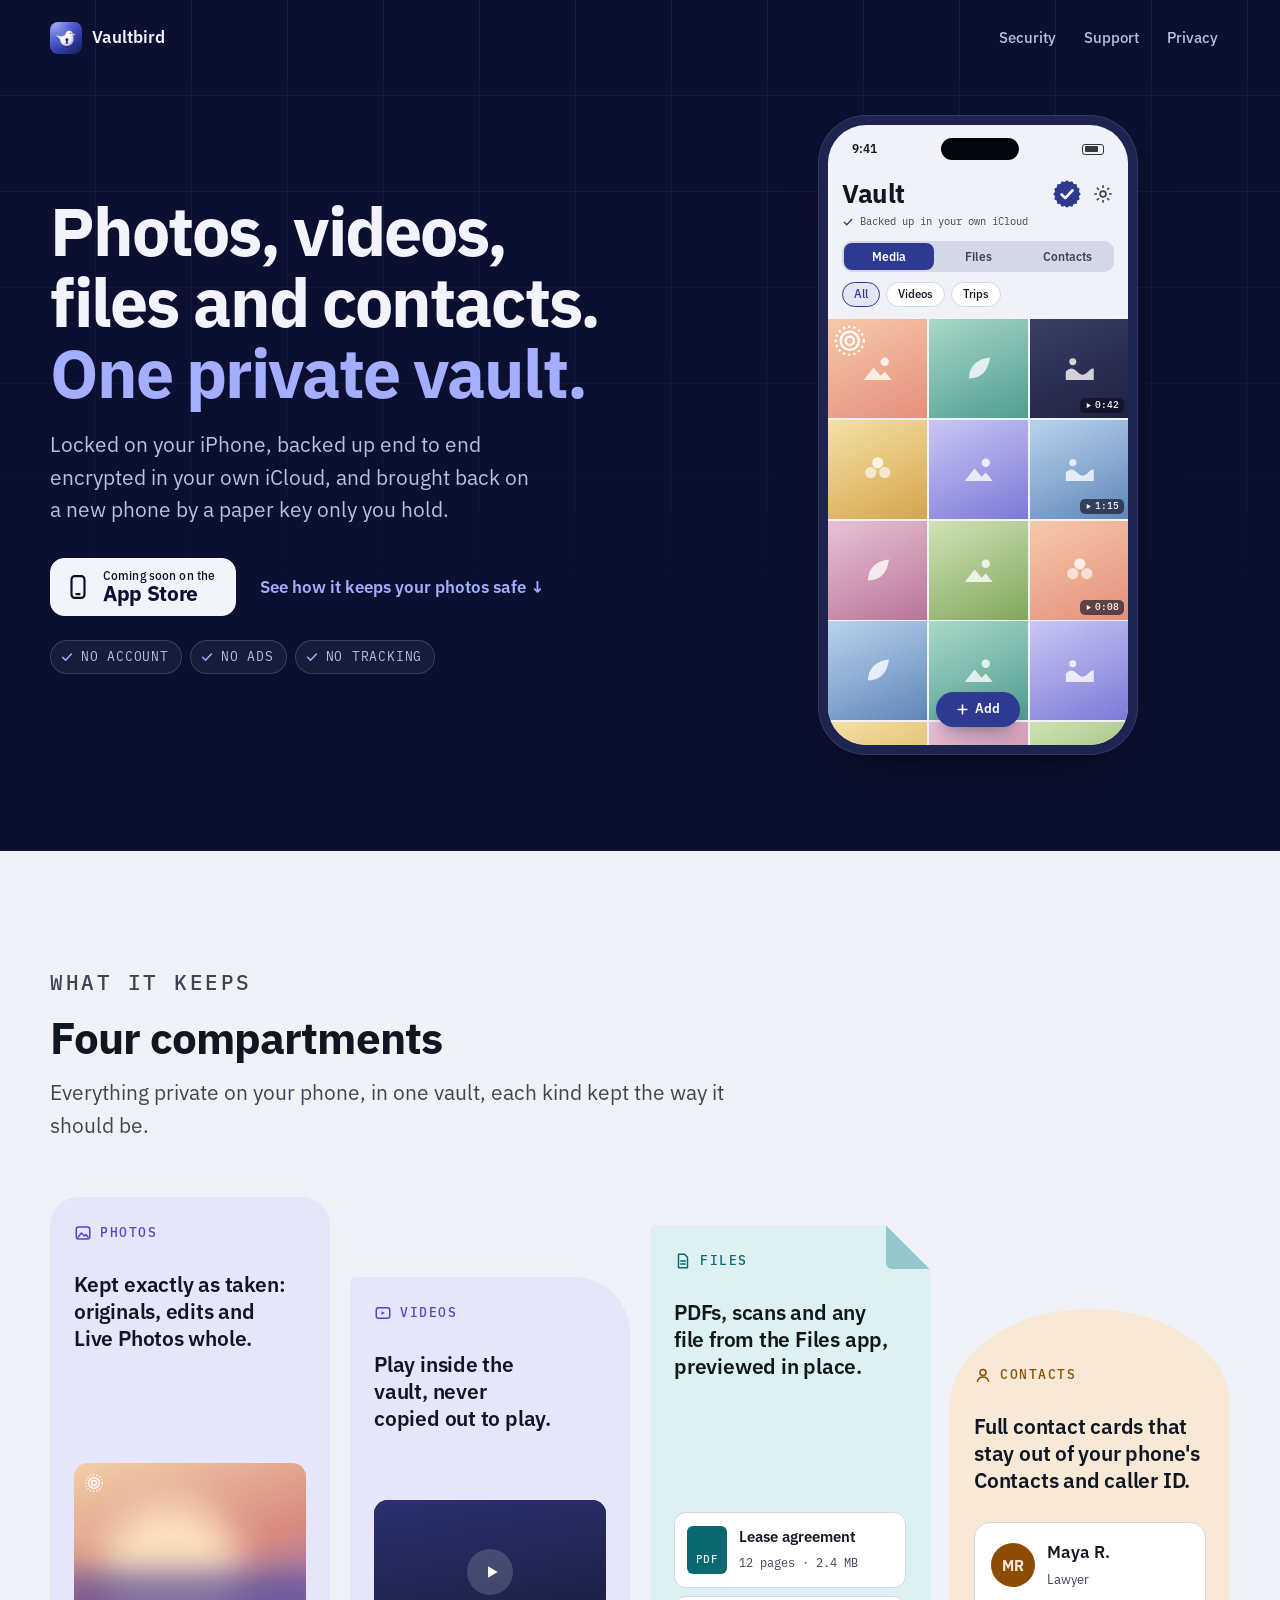
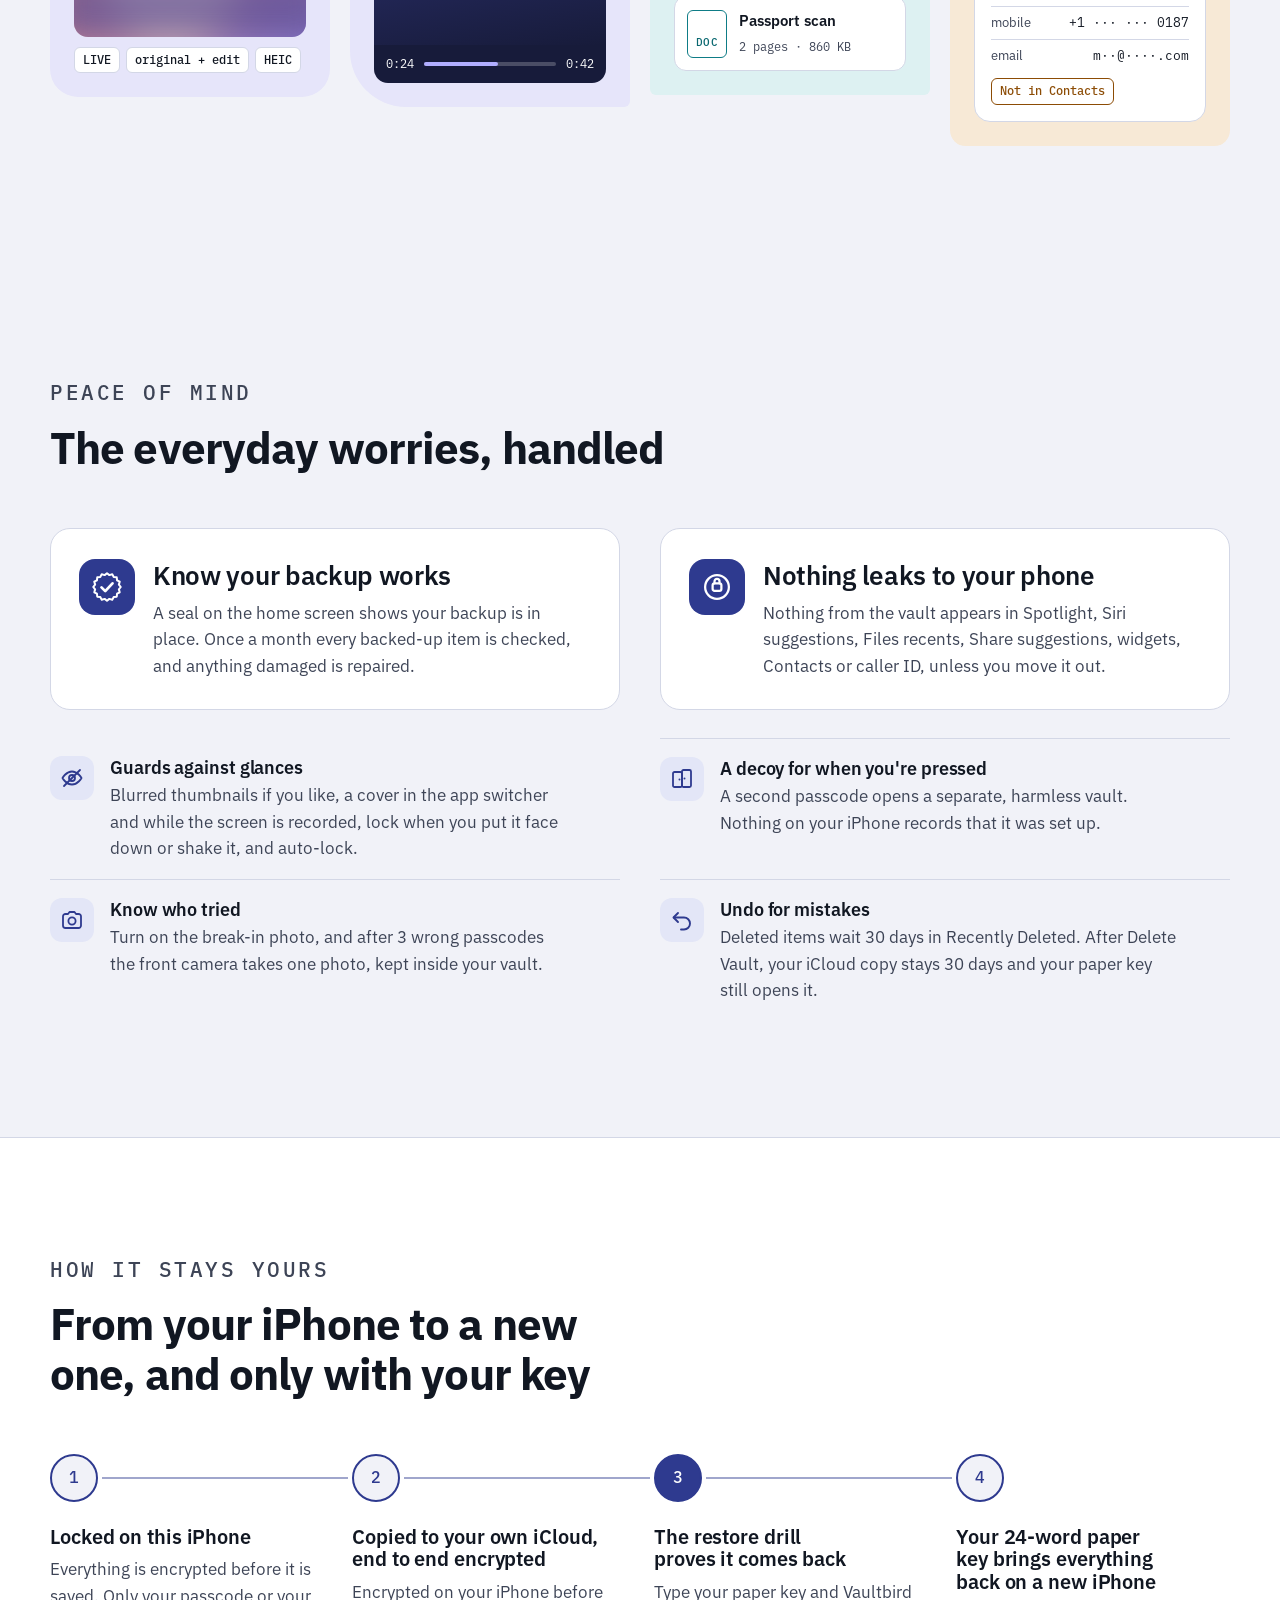
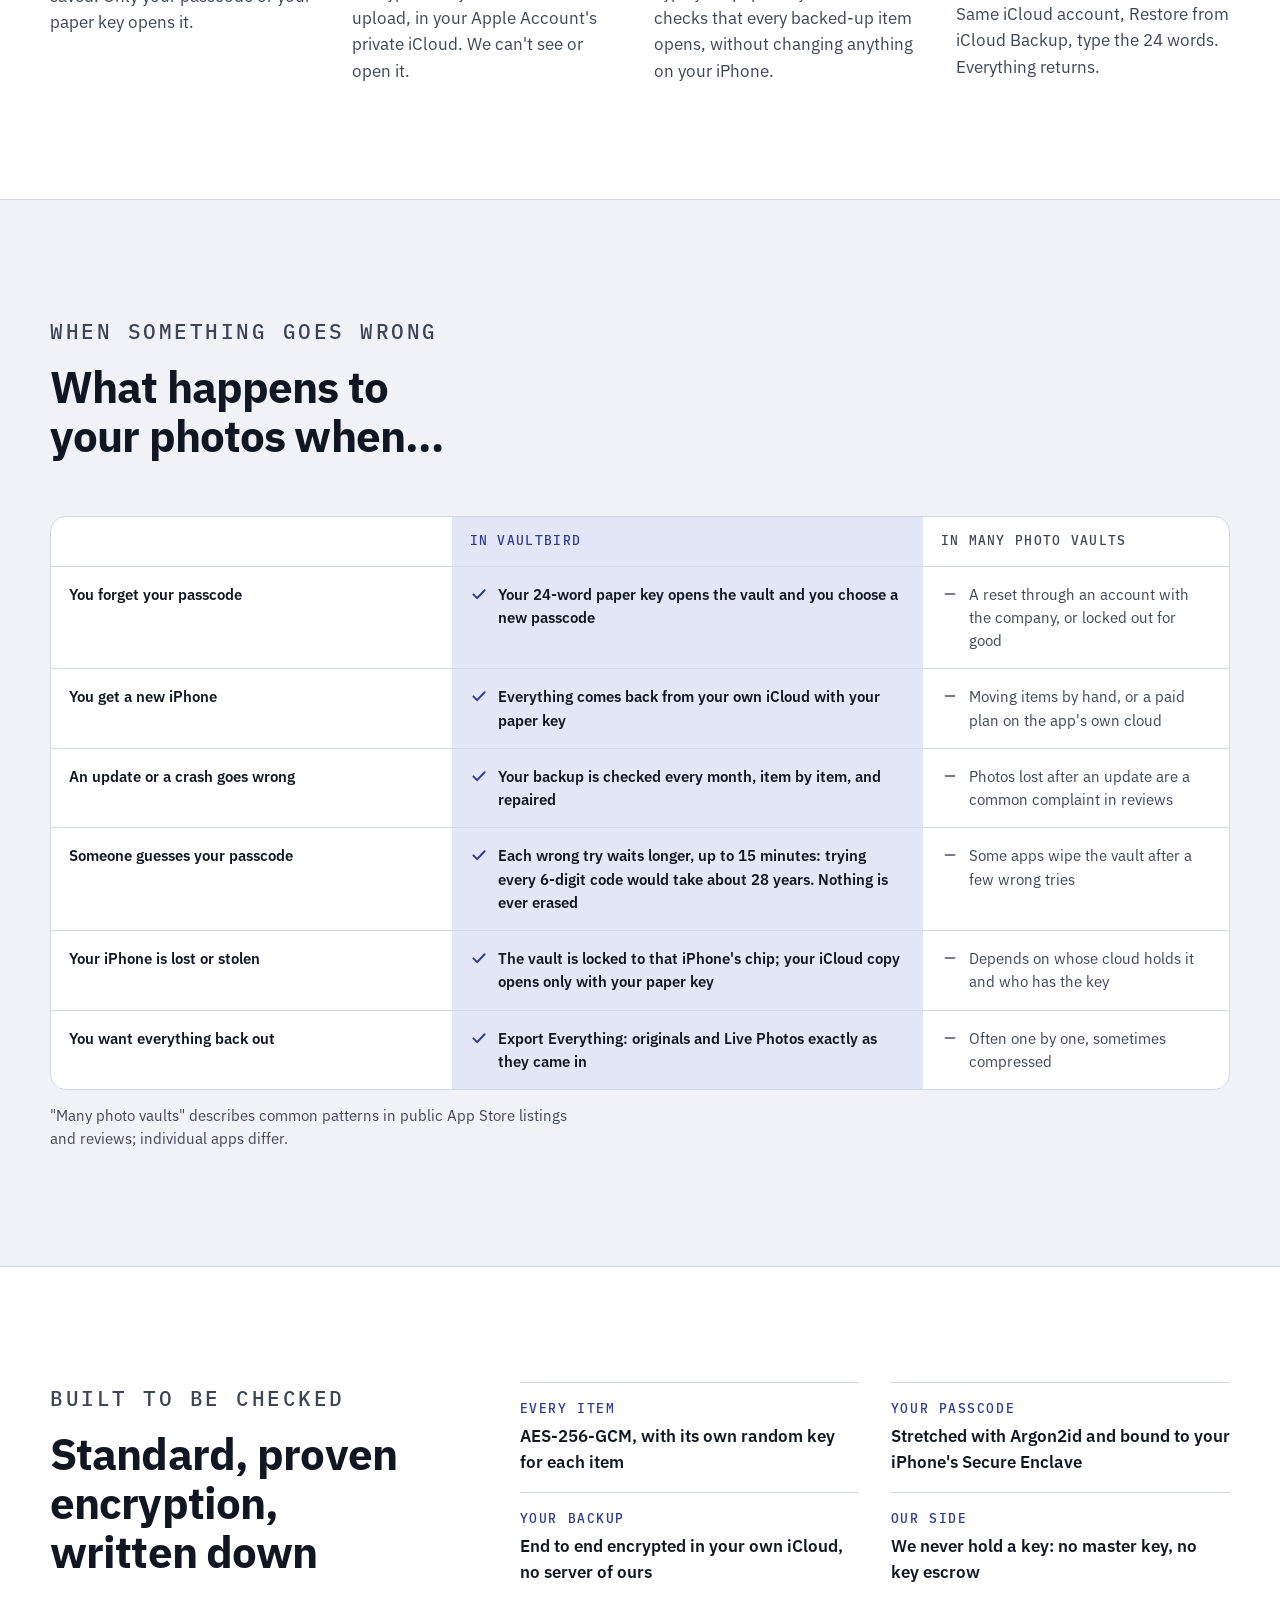
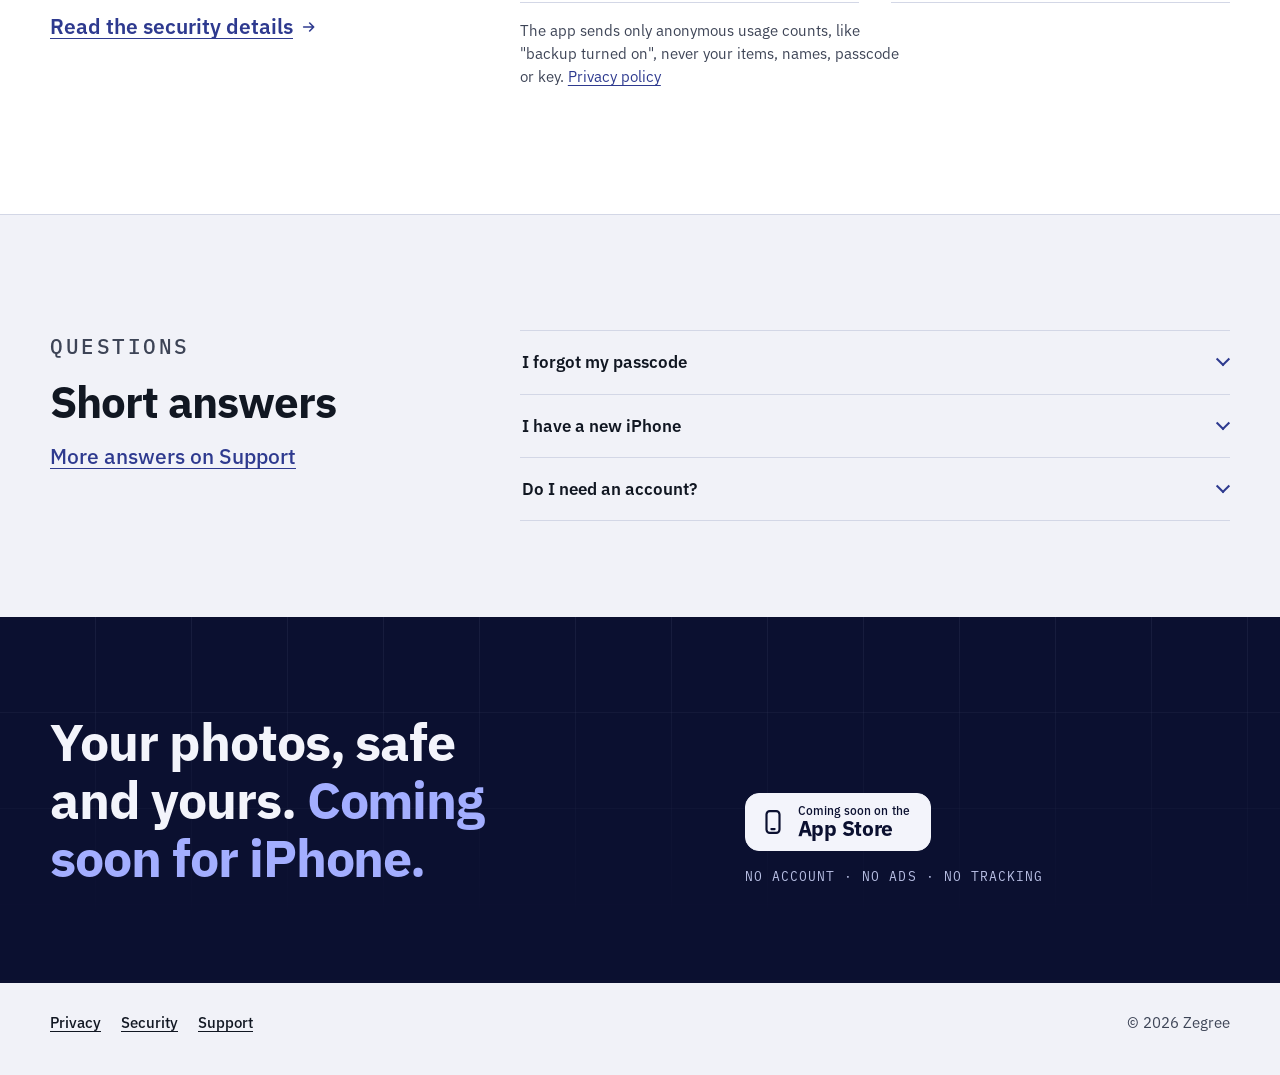
<file: index.html>
<!doctype html>
<!--
  Vaultbird landing page, design "Four compartments, one vault" (2026-11-24, replaces the rejected certificate design).
  Blueprint phase 7 rules applied:
  s7-1 static site, one styles.css, relative links, no analytics/trackers/external fonts/CDNs ·
  s7-look-1 the app's own look: its home screen (Media | Files | Contacts, chips, tiles) drawn in HTML and its kind colours ·
  s7-look-2 differs from every "Websites" row in store-shot-styles.md, including the rejected Vaultbird certificate site
    (hero: dark full-bleed night band, headline left + drawn home screen right · sections: four shaped compartment panels,
     six peace-of-mind rows, a connected 4-node path, a comparison table, a security teaser, short FAQ, night closing CTA band ·
     colours: night #0B1030 band over paper #F1F2F8 with kind colours indigo-violet / teal / amber (dark #090C16) ·
     font: IBM Plex Sans Bold display + Plex Mono labels, self-hosted · art: the app's own UI drawn in HTML/CSS, no screenshots) ·
  s7-look-2-b owner preview before publishing · s7-2-b privacy says only anonymous usage counts ·
  s7-7 canonical, og:image 1200x630 from this hero, JSON-LD MobileApplication price 0, sitemap.xml, robots.txt, keyword-rich title ·
  s7-8 "Coming soon", no App Store link until live (the badge is not a link, aria-disabled).
  2026-11-24: reworked into a selling page (owner) and a Security page added.
-->
<html lang="en">
<head>
  <meta charset="utf-8">
  <meta name="viewport" content="width=device-width, initial-scale=1, viewport-fit=cover">
  <title>Vaultbird: Private Photo, Video, File and Contact Vault with Encrypted iCloud Backup and Paper Recovery Key</title>
  <meta name="description" content="Vaultbird keeps private photos, videos, files and contacts in one encrypted vault on your iPhone, backs them up end to end encrypted in your own iCloud, and brings them back with a 24-word paper key. No account, no ads.">
  <link rel="canonical" href="https://iamrkasula.github.io/vaultbird-app/">
  <meta property="og:type" content="website">
  <meta property="og:site_name" content="Vaultbird">
  <meta property="og:title" content="Vaultbird: photos, videos, files and contacts. One private vault.">
  <meta property="og:description" content="Encrypted on your iPhone. Backed up to your own iCloud. A paper key brings it all back. No account, no ads.">
  <meta property="og:url" content="https://iamrkasula.github.io/vaultbird-app/">
  <meta property="og:image" content="https://iamrkasula.github.io/vaultbird-app/assets/og.png">
  <meta property="og:image:width" content="1200">
  <meta property="og:image:height" content="630">
  <meta property="og:image:alt" content="Vaultbird: the headline Photos, videos, files and contacts. One private vault. beside a drawing of the app's home screen">
  <meta name="twitter:card" content="summary_large_image">
  <meta name="theme-color" content="#0B1030" media="(prefers-color-scheme: light)">
  <meta name="theme-color" content="#050817" media="(prefers-color-scheme: dark)">
  <link rel="icon" type="image/png" href="assets/favicon.png">
  <link rel="apple-touch-icon" href="assets/apple-touch-icon.png">
  <link rel="preload" href="assets/fonts/IBMPlexSans-Bold.woff2" as="font" type="font/woff2" crossorigin>
  <link rel="stylesheet" href="styles.css">
  <script type="application/ld+json">
  {
    "@context": "https://schema.org",
    "@type": "MobileApplication",
    "name": "Vaultbird",
    "alternateName": "Vaultbird: Photo Vault",
    "url": "https://iamrkasula.github.io/vaultbird-app/",
    "image": "https://iamrkasula.github.io/vaultbird-app/assets/icon.png",
    "description": "One private vault for photos, videos, files and contacts: encrypted on the iPhone, end-to-end encrypted backup in your own iCloud, a 24-word paper recovery key and a restore drill.",
    "operatingSystem": "iOS",
    "applicationCategory": "MultimediaApplication",
    "publisher": { "@type": "Organization", "name": "Zegree" }
  }
  </script>
</head>
<body>
  <svg width="0" height="0" style="position:absolute" aria-hidden="true" focusable="false">
    <defs>
      <symbol id="g-hill" viewBox="0 0 24 24"><circle cx="17" cy="7" r="3" fill="currentColor"/><path d="M2 20 9 11l5 6 3-3 5 6z" fill="currentColor"/></symbol>
      <symbol id="g-leaf" viewBox="0 0 24 24"><path d="M5 19C5 10 11 5 20 4c-1 9-6 15-15 15z" fill="currentColor"/></symbol>
      <symbol id="g-wave" viewBox="0 0 24 24"><path d="M2 14c3-3 5-3 8 0s5 3 8 0 4-2 4-2v8H2z" fill="currentColor"/><circle cx="7" cy="7" r="2.5" fill="currentColor"/></symbol>
      <symbol id="g-bloom" viewBox="0 0 24 24"><circle cx="12" cy="7" r="4" fill="currentColor"/><circle cx="7" cy="14" r="4" fill="currentColor" opacity=".8"/><circle cx="17" cy="14" r="4" fill="currentColor" opacity=".8"/></symbol>
      <symbol id="g-play" viewBox="0 0 24 24"><path d="M6 3.5v17L20.5 12z" fill="currentColor"/></symbol>
      <symbol id="g-live" viewBox="0 0 24 24"><g fill="none" stroke="currentColor" stroke-width="1.6"><circle cx="12" cy="12" r="3"/><circle cx="12" cy="12" r="6.5"/><circle cx="12" cy="12" r="10" stroke-dasharray="1.6 2.2"/></g></symbol>
      <symbol id="g-check" viewBox="0 0 24 24"><path d="M4.5 12.5l5 5L19.5 7" fill="none" stroke="currentColor" stroke-width="2.6" stroke-linecap="round" stroke-linejoin="round"/></symbol>
      <symbol id="g-dash" viewBox="0 0 24 24"><path d="M6 12h12" fill="none" stroke="currentColor" stroke-width="2.4" stroke-linecap="round"/></symbol>
      <symbol id="g-plus" viewBox="0 0 24 24"><path d="M12 4v16M4 12h16" fill="none" stroke="currentColor" stroke-width="3" stroke-linecap="round"/></symbol>
      <symbol id="g-arrow" viewBox="0 0 24 24"><path d="M4 12h15M13 6l6 6-6 6" fill="none" stroke="currentColor" stroke-width="2.4" stroke-linecap="round" stroke-linejoin="round"/></symbol>
      <symbol id="g-phone" viewBox="0 0 24 24"><rect x="6" y="2" width="12" height="20" rx="3" fill="none" stroke="currentColor" stroke-width="2"/><path d="M10.5 18.5h3" stroke="currentColor" stroke-width="2" stroke-linecap="round"/></symbol>
      <symbol id="g-seal" viewBox="0 0 24 24"><polygon fill="currentColor" points="23.00,12.00 21.51,13.89 22.16,16.21 20.07,17.39 19.78,19.78 17.39,20.07 16.21,22.16 13.89,21.51 12.00,23.00 10.11,21.51 7.79,22.16 6.61,20.07 4.22,19.78 3.93,17.39 1.84,16.21 2.49,13.89 1.00,12.00 2.49,10.11 1.84,7.79 3.93,6.61 4.22,4.22 6.61,3.93 7.79,1.84 10.11,2.49 12.00,1.00 13.89,2.49 16.21,1.84 17.39,3.93 19.78,4.22 20.07,6.61 22.16,7.79 21.51,10.11"/><path d="M7.6 12.3l3 3 5.8-6.2" style="stroke:var(--on-brand)" fill="none" stroke-width="2.2" stroke-linecap="round" stroke-linejoin="round"/></symbol>
      <symbol id="g-sealline" viewBox="0 0 24 24"><polygon fill="none" stroke="currentColor" stroke-width="1.6" stroke-linejoin="round" points="23.00,12.00 21.51,13.89 22.16,16.21 20.07,17.39 19.78,19.78 17.39,20.07 16.21,22.16 13.89,21.51 12.00,23.00 10.11,21.51 7.79,22.16 6.61,20.07 4.22,19.78 3.93,17.39 1.84,16.21 2.49,13.89 1.00,12.00 2.49,10.11 1.84,7.79 3.93,6.61 4.22,4.22 6.61,3.93 7.79,1.84 10.11,2.49 12.00,1.00 13.89,2.49 16.21,1.84 17.39,3.93 19.78,4.22 20.07,6.61 22.16,7.79 21.51,10.11"/><path d="M7.6 12.3l3 3 5.8-6.2" fill="none" stroke="currentColor" stroke-width="2.2" stroke-linecap="round" stroke-linejoin="round"/></symbol>
      <symbol id="g-island" viewBox="0 0 24 24"><g fill="none" stroke="currentColor" stroke-width="1.8" stroke-linecap="round"><circle cx="12" cy="12" r="9.5"/><rect x="8.5" y="9" width="7" height="6" rx="1.5"/><path d="M10 9V7.5a2 2 0 0 1 4 0V9"/></g></symbol>
      <symbol id="g-eyeoff" viewBox="0 0 24 24"><g fill="none" stroke="currentColor" stroke-width="1.8" stroke-linecap="round" stroke-linejoin="round"><path d="M2.5 12S6 5.5 12 5.5 21.5 12 21.5 12 18 18.5 12 18.5 2.5 12 2.5 12z"/><circle cx="12" cy="12" r="3"/><path d="M4 20 20 4"/></g></symbol>
      <symbol id="g-doors" viewBox="0 0 24 24"><g fill="none" stroke="currentColor" stroke-width="1.8" stroke-linejoin="round"><rect x="3" y="5" width="9" height="15" rx="1.5"/><rect x="12" y="3" width="9" height="17" rx="1.5"/></g><circle cx="9.5" cy="12.5" r="1" fill="currentColor"/><circle cx="14.5" cy="11.5" r="1" fill="currentColor"/></symbol>
      <symbol id="g-camera" viewBox="0 0 24 24"><g fill="none" stroke="currentColor" stroke-width="1.8" stroke-linejoin="round"><path d="M3 8.5A2.5 2.5 0 0 1 5.5 6H8l1.5-2h5L16 6h2.5A2.5 2.5 0 0 1 21 8.5v9a2.5 2.5 0 0 1-2.5 2.5h-13A2.5 2.5 0 0 1 3 17.5z"/><circle cx="12" cy="13" r="3.6"/></g></symbol>
      <symbol id="g-undo" viewBox="0 0 24 24"><g fill="none" stroke="currentColor" stroke-width="1.9" stroke-linecap="round" stroke-linejoin="round"><path d="M8 5 3.5 9.5 8 14"/><path d="M4 9.5h10a6 6 0 0 1 0 12h-3"/></g></symbol>
      <symbol id="g-cog" viewBox="0 0 24 24"><g fill="none" stroke="currentColor" stroke-width="1.8"><circle cx="12" cy="12" r="3.2"/><path d="M12 2.5v3M12 18.5v3M2.5 12h3M18.5 12h3M5.3 5.3l2.1 2.1M16.6 16.6l2.1 2.1M5.3 18.7l2.1-2.1M16.6 7.4l2.1-2.1"/></g></symbol>
      <symbol id="g-photo" viewBox="0 0 24 24"><rect x="3" y="4" width="18" height="16" rx="3" fill="none" stroke="currentColor" stroke-width="2"/><path d="M5 18l5-6 4 4 2-2 3 4" fill="none" stroke="currentColor" stroke-width="2" stroke-linejoin="round"/></symbol>
      <symbol id="g-film" viewBox="0 0 24 24"><rect x="3" y="5" width="18" height="14" rx="3" fill="none" stroke="currentColor" stroke-width="2"/><path d="M10 9.5v5l4.5-2.5z" fill="currentColor"/></symbol>
      <symbol id="g-doc" viewBox="0 0 24 24"><path d="M6 3h8l4 4v14H6z" fill="none" stroke="currentColor" stroke-width="2" stroke-linejoin="round"/><path d="M9 12h6M9 16h6" stroke="currentColor" stroke-width="2" stroke-linecap="round"/></symbol>
      <symbol id="g-person" viewBox="0 0 24 24"><circle cx="12" cy="8.5" r="4" fill="none" stroke="currentColor" stroke-width="2"/><path d="M4.5 20.5c1.2-4 4-6 7.5-6s6.3 2 7.5 6" fill="none" stroke="currentColor" stroke-width="2" stroke-linecap="round"/></symbol>
    </defs>
  </svg>

  <a class="skip" href="#main">Skip to content</a>

  <div class="night hero">
    <div class="wrap">
      <header class="top">
        <a class="brand" href="./"><img src="assets/icon.png" alt="" width="32" height="32">Vaultbird</a>
        <nav aria-label="Site"><a href="security/">Security</a><a href="support/">Support</a><a href="privacy/">Privacy</a></nav>
      </header>

      <div class="hero-grid">
        <div>
          <h1>Photos, videos, files and contacts. <em>One private vault.</em></h1>
          <p class="sub">Locked on your iPhone, backed up end to end encrypted in your own iCloud, and brought back on a new phone by a paper key only you hold.</p>
          <div class="cta">
            <span class="store-badge" role="link" aria-disabled="true"><svg aria-hidden="true"><use href="#g-phone"/></svg><span><small>Coming soon on the</small><b>App Store</b></span></span>
            <a class="hero-link" href="#path-h">See how it keeps your photos safe <span aria-hidden="true">↓</span></a>
          </div>
          <ul class="trust" aria-label="At a glance">
            <li><svg aria-hidden="true"><use href="#g-check"/></svg>No account</li>
            <li><svg aria-hidden="true"><use href="#g-check"/></svg>No ads</li>
            <li><svg aria-hidden="true"><use href="#g-check"/></svg>No tracking</li>
          </ul>
        </div>

        <div class="phone" role="img" aria-label="Drawing of the Vaultbird home screen: the Vault title with a seal, a Media, Files and Contacts switch with Media selected, album chips and a grid of photo and video tiles">
          <div class="screen" aria-hidden="true">
            <div class="sbar"><span>9:41</span><span class="island"></span><span class="bat"></span></div>
            <div class="app-head">
              <b>Vault</b>
              <span class="gear"><svg class="seal"><use href="#g-seal"/></svg><svg class="cog"><use href="#g-cog"/></svg></span>
            </div>
            <div class="app-status"><svg><use href="#g-check"/></svg>Backed up in your own iCloud</div>
            <div class="seg"><span class="on">Media</span><span>Files</span><span>Contacts</span></div>
            <div class="chips"><span class="on">All</span><span>Videos</span><span>Trips</span></div>
            <div class="tiles">
              <div class="tile t1" style="--i:0"><svg><use href="#g-hill"/></svg><svg class="live"><use href="#g-live"/></svg></div>
              <div class="tile t2" style="--i:1"><svg><use href="#g-leaf"/></svg></div>
              <div class="tile t8" style="--i:2"><svg><use href="#g-wave"/></svg><span class="dur"><svg><use href="#g-play"/></svg>0:42</span></div>
              <div class="tile t4" style="--i:3"><svg><use href="#g-bloom"/></svg></div>
              <div class="tile t3" style="--i:4"><svg><use href="#g-hill"/></svg></div>
              <div class="tile t5" style="--i:5"><svg><use href="#g-wave"/></svg><span class="dur"><svg><use href="#g-play"/></svg>1:15</span></div>
              <div class="tile t6" style="--i:6"><svg><use href="#g-leaf"/></svg></div>
              <div class="tile t7" style="--i:7"><svg><use href="#g-hill"/></svg></div>
              <div class="tile t1" style="--i:8"><svg><use href="#g-bloom"/></svg><span class="dur"><svg><use href="#g-play"/></svg>0:08</span></div>
              <div class="tile t5" style="--i:9"><svg><use href="#g-leaf"/></svg></div>
              <div class="tile t2" style="--i:10"><svg><use href="#g-hill"/></svg></div>
              <div class="tile t3" style="--i:11"><svg><use href="#g-wave"/></svg></div>
              <div class="tile t4" style="--i:12"><svg><use href="#g-leaf"/></svg></div>
              <div class="tile t6" style="--i:13"><svg><use href="#g-hill"/></svg></div>
              <div class="tile t7" style="--i:14"><svg><use href="#g-bloom"/></svg></div>
            </div>
            <span class="add"><svg><use href="#g-plus"/></svg>Add</span>
          </div>
        </div>
      </div>
    </div>
  </div>

  <main id="main">
    <section class="s-kinds" aria-labelledby="kinds-h">
      <div class="wrap">
        <div class="sec-head">
          <p class="label">What it keeps</p>
          <h2 id="kinds-h">Four compartments</h2>
          <p>Everything private on your phone, in one vault, each kind kept the way it should be.</p>
        </div>

        <div class="kinds">
          <article class="kind k-photos">
            <p class="label"><svg aria-hidden="true"><use href="#g-photo"/></svg>Photos</p>
            <h3 class="line">Kept exactly as taken: originals, edits and Live Photos whole.</h3>
            <div class="art" aria-hidden="true">
              <div class="ph"><svg class="live"><use href="#g-live"/></svg></div>
              <div class="ph-tags"><span class="tag">LIVE</span><span class="tag">original + edit</span><span class="tag">HEIC</span></div>
            </div>
          </article>

          <article class="kind k-videos">
            <p class="label"><svg aria-hidden="true"><use href="#g-film"/></svg>Videos</p>
            <h3 class="line">Play inside the vault, never copied out to play.</h3>
            <div class="art vid" aria-hidden="true">
              <div class="vid-frame"><span><svg><use href="#g-play"/></svg></span></div>
              <div class="vid-bar"><span>0:24</span><span class="track"></span><span>0:42</span></div>
            </div>
          </article>

          <article class="kind k-files">
            <p class="label"><svg aria-hidden="true"><use href="#g-doc"/></svg>Files</p>
            <h3 class="line">PDFs, scans and any file from the Files app, previewed in place.</h3>
            <div class="art" aria-hidden="true">
              <div class="file"><span class="badge">PDF</span><span><b>Lease agreement</b><small>12 pages · 2.4 MB</small></span></div>
              <div class="file"><span class="badge word">DOC</span><span><b>Passport scan</b><small>2 pages · 860 KB</small></span></div>
            </div>
          </article>

          <article class="kind k-contacts">
            <p class="label"><svg aria-hidden="true"><use href="#g-person"/></svg>Contacts</p>
            <h3 class="line">Full contact cards that stay out of your phone's Contacts and caller ID.</h3>
            <div class="art card" aria-hidden="true">
              <div class="card-top"><span class="avatar">MR</span><span><b>Maya R.</b><small>Lawyer</small></span></div>
              <dl>
                <div><dt>mobile</dt><dd>+1 ··· ··· 0187</dd></div>
                <div><dt>email</dt><dd>m··@····.com</dd></div>
              </dl>
              <span class="tag">Not in Contacts</span>
            </div>
          </article>
        </div>
      </div>
    </section>

    <section class="s-peace" aria-labelledby="peace-h">
      <div class="wrap">
        <div class="sec-head">
          <p class="label">Peace of mind</p>
          <h2 id="peace-h">The everyday worries, handled</h2>
        </div>
        <ul class="peace">
          <li class="big">
            <span class="glyph" aria-hidden="true"><svg><use href="#g-sealline"/></svg></span>
            <h3>Know your backup works</h3>
            <p>A seal on the home screen shows your backup is in place. Once a month every backed-up item is checked, and anything damaged is repaired.</p>
          </li>
          <li class="big">
            <span class="glyph" aria-hidden="true"><svg><use href="#g-island"/></svg></span>
            <h3>Nothing leaks to your phone</h3>
            <p>Nothing from the vault appears in Spotlight, Siri suggestions, Files recents, Share suggestions, widgets, Contacts or caller ID, unless you move it out.</p>
          </li>
          <li>
            <span class="glyph" aria-hidden="true"><svg><use href="#g-eyeoff"/></svg></span>
            <h3>Guards against glances</h3>
            <p>Blurred thumbnails if you like, a cover in the app switcher and while the screen is recorded, lock when you put it face down or shake it, and auto-lock.</p>
          </li>
          <li>
            <span class="glyph" aria-hidden="true"><svg><use href="#g-doors"/></svg></span>
            <h3>A decoy for when you're pressed</h3>
            <p>A second passcode opens a separate, harmless vault. Nothing on your iPhone records that it was set up.</p>
          </li>
          <li>
            <span class="glyph" aria-hidden="true"><svg><use href="#g-camera"/></svg></span>
            <h3>Know who tried</h3>
            <p>Turn on the break-in photo, and after 3 wrong passcodes the front camera takes one photo, kept inside your vault.</p>
          </li>
          <li>
            <span class="glyph" aria-hidden="true"><svg><use href="#g-undo"/></svg></span>
            <h3>Undo for mistakes</h3>
            <p>Deleted items wait 30 days in Recently Deleted. After Delete Vault, your iCloud copy stays 30 days and your paper key still opens it.</p>
          </li>
        </ul>
      </div>
    </section>

    <section class="s-path" aria-labelledby="path-h">
      <div class="wrap">
        <div class="sec-head">
          <p class="label">How it stays yours</p>
          <h2 id="path-h">From your iPhone to a new one, and only with your key</h2>
        </div>
        <ol class="path">
          <li>
            <span class="node" aria-hidden="true">1</span>
            <h3>Locked on this iPhone</h3>
            <p>Everything is encrypted before it is saved. Only your passcode or your paper key opens it.</p>
          </li>
          <li>
            <span class="node" aria-hidden="true">2</span>
            <h3>Copied to your own iCloud, end to end encrypted</h3>
            <p>Encrypted on your iPhone before upload, in your Apple Account's private iCloud. We can't see or open it.</p>
          </li>
          <li class="proof">
            <span class="node" aria-hidden="true">3</span>
            <h3>The restore drill proves it comes back</h3>
            <p>Type your paper key and Vaultbird checks that every backed-up item opens, without changing anything on your iPhone.</p>
          </li>
          <li>
            <span class="node" aria-hidden="true">4</span>
            <h3>Your 24-word paper key brings everything back on a new iPhone</h3>
            <p>Same iCloud account, Restore from iCloud Backup, type the 24 words. Everything returns.</p>
          </li>
        </ol>
      </div>
    </section>

    <section class="s-never" aria-labelledby="never-h">
      <div class="wrap">
        <div class="sec-head">
          <p class="label">When something goes wrong</p>
          <h2 id="never-h">What happens to your photos when…</h2>
        </div>
        <div class="table-box" tabindex="0" role="region" aria-labelledby="never-h">
          <table>
            <thead>
              <tr><th scope="col"><span class="sr">When</span></th><th scope="col" class="us">In Vaultbird</th><th scope="col">In many photo vaults</th></tr>
            </thead>
            <tbody>
              <tr><th scope="row">You forget your passcode</th><td class="us"><span class="cell"><svg aria-hidden="true"><use href="#g-check"/></svg>Your 24-word paper key opens the vault and you choose a new passcode</span></td><td class="them"><span class="cell"><svg aria-hidden="true"><use href="#g-dash"/></svg>A reset through an account with the company, or locked out for good</span></td></tr>
              <tr><th scope="row">You get a new iPhone</th><td class="us"><span class="cell"><svg aria-hidden="true"><use href="#g-check"/></svg>Everything comes back from your own iCloud with your paper key</span></td><td class="them"><span class="cell"><svg aria-hidden="true"><use href="#g-dash"/></svg>Moving items by hand, or a paid plan on the app's own cloud</span></td></tr>
              <tr><th scope="row">An update or a crash goes wrong</th><td class="us"><span class="cell"><svg aria-hidden="true"><use href="#g-check"/></svg>Your backup is checked every month, item by item, and repaired</span></td><td class="them"><span class="cell"><svg aria-hidden="true"><use href="#g-dash"/></svg>Photos lost after an update are a common complaint in reviews</span></td></tr>
              <tr><th scope="row">Someone guesses your passcode</th><td class="us"><span class="cell"><svg aria-hidden="true"><use href="#g-check"/></svg>Each wrong try waits longer, up to 15 minutes: trying every 6-digit code would take about 28 years. Nothing is ever erased</span></td><td class="them"><span class="cell"><svg aria-hidden="true"><use href="#g-dash"/></svg>Some apps wipe the vault after a few wrong tries</span></td></tr>
              <tr><th scope="row">Your iPhone is lost or stolen</th><td class="us"><span class="cell"><svg aria-hidden="true"><use href="#g-check"/></svg>The vault is locked to that iPhone's chip; your iCloud copy opens only with your paper key</span></td><td class="them"><span class="cell"><svg aria-hidden="true"><use href="#g-dash"/></svg>Depends on whose cloud holds it and who has the key</span></td></tr>
              <tr><th scope="row">You want everything back out</th><td class="us"><span class="cell"><svg aria-hidden="true"><use href="#g-check"/></svg>Export Everything: originals and Live Photos exactly as they came in</span></td><td class="them"><span class="cell"><svg aria-hidden="true"><use href="#g-dash"/></svg>Often one by one, sometimes compressed</span></td></tr>
            </tbody>
          </table>
        </div>
        <p class="table-note">"Many photo vaults" describes common patterns in public App Store listings and reviews; individual apps differ.</p>
      </div>
    </section>

    <section class="s-checked" aria-labelledby="checked-h">
      <div class="wrap checked-grid">
        <div class="sec-head">
          <p class="label">Built to be checked</p>
          <h2 id="checked-h">Standard, proven encryption, written down</h2>
          <p><a class="go" href="security/">Read the security details<svg aria-hidden="true"><use href="#g-arrow"/></svg></a></p>
        </div>
        <div>
          <ul class="facts">
            <li><span class="label">Every item</span><b>AES-256-GCM, with its own random key for each item</b></li>
            <li><span class="label">Your passcode</span><b>Stretched with Argon2id and bound to your iPhone's Secure Enclave</b></li>
            <li><span class="label">Your backup</span><b>End to end encrypted in your own iCloud, no server of ours</b></li>
            <li><span class="label">Our side</span><b>We never hold a key: no master key, no key escrow</b></li>
          </ul>
          <p class="note">The app sends only anonymous usage counts, like "backup turned on", never your items, names, passcode or key. <a href="privacy/">Privacy policy</a></p>
        </div>
      </div>
    </section>

    <section class="s-faq" aria-labelledby="faq-h">
      <div class="wrap faq-grid">
        <div class="sec-head">
          <p class="label">Questions</p>
          <h2 id="faq-h">Short answers</h2>
          <p><a class="more" href="support/">More answers on Support</a></p>
        </div>
        <div class="faq">
          <details>
            <summary>I forgot my passcode</summary>
            <p>On the lock screen tap Forgot Passcode? and type the 24 words from your paper recovery key. Your vault opens and you choose a new passcode. Nothing is lost.</p>
          </details>
          <details>
            <summary>I have a new iPhone</summary>
            <p>Install Vaultbird on the new iPhone, signed in to the same iCloud account, and choose Restore from iCloud Backup. Type your 24-word paper key and everything comes back. A vault lives on one iPhone at a time.</p>
          </details>
          <details>
            <summary>Do I need an account?</summary>
            <p>No. There is no sign-in, no email and no account with us. Your vault lives on your iPhone, and its backup lives in your own iCloud.</p>
          </details>
        </div>
      </div>
    </section>

    <section class="night band cta-band" aria-labelledby="band-h">
      <div class="wrap">
        <h2 id="band-h">Your photos, safe and yours. <em>Coming soon for iPhone.</em></h2>
        <div class="cta">
          <span class="store-badge" role="link" aria-disabled="true"><svg aria-hidden="true"><use href="#g-phone"/></svg><span><small>Coming soon on the</small><b>App Store</b></span></span>
          <p class="fine">No account · No ads · No tracking</p>
        </div>
      </div>
    </section>
  </main>

  <footer>
    <div class="wrap">
      <nav aria-label="Footer"><a href="privacy/">Privacy</a><a href="security/">Security</a><a href="support/">Support</a></nav>
      <span>© 2026 Zegree</span>
    </div>
  </footer>
</body>
</html>
</file>
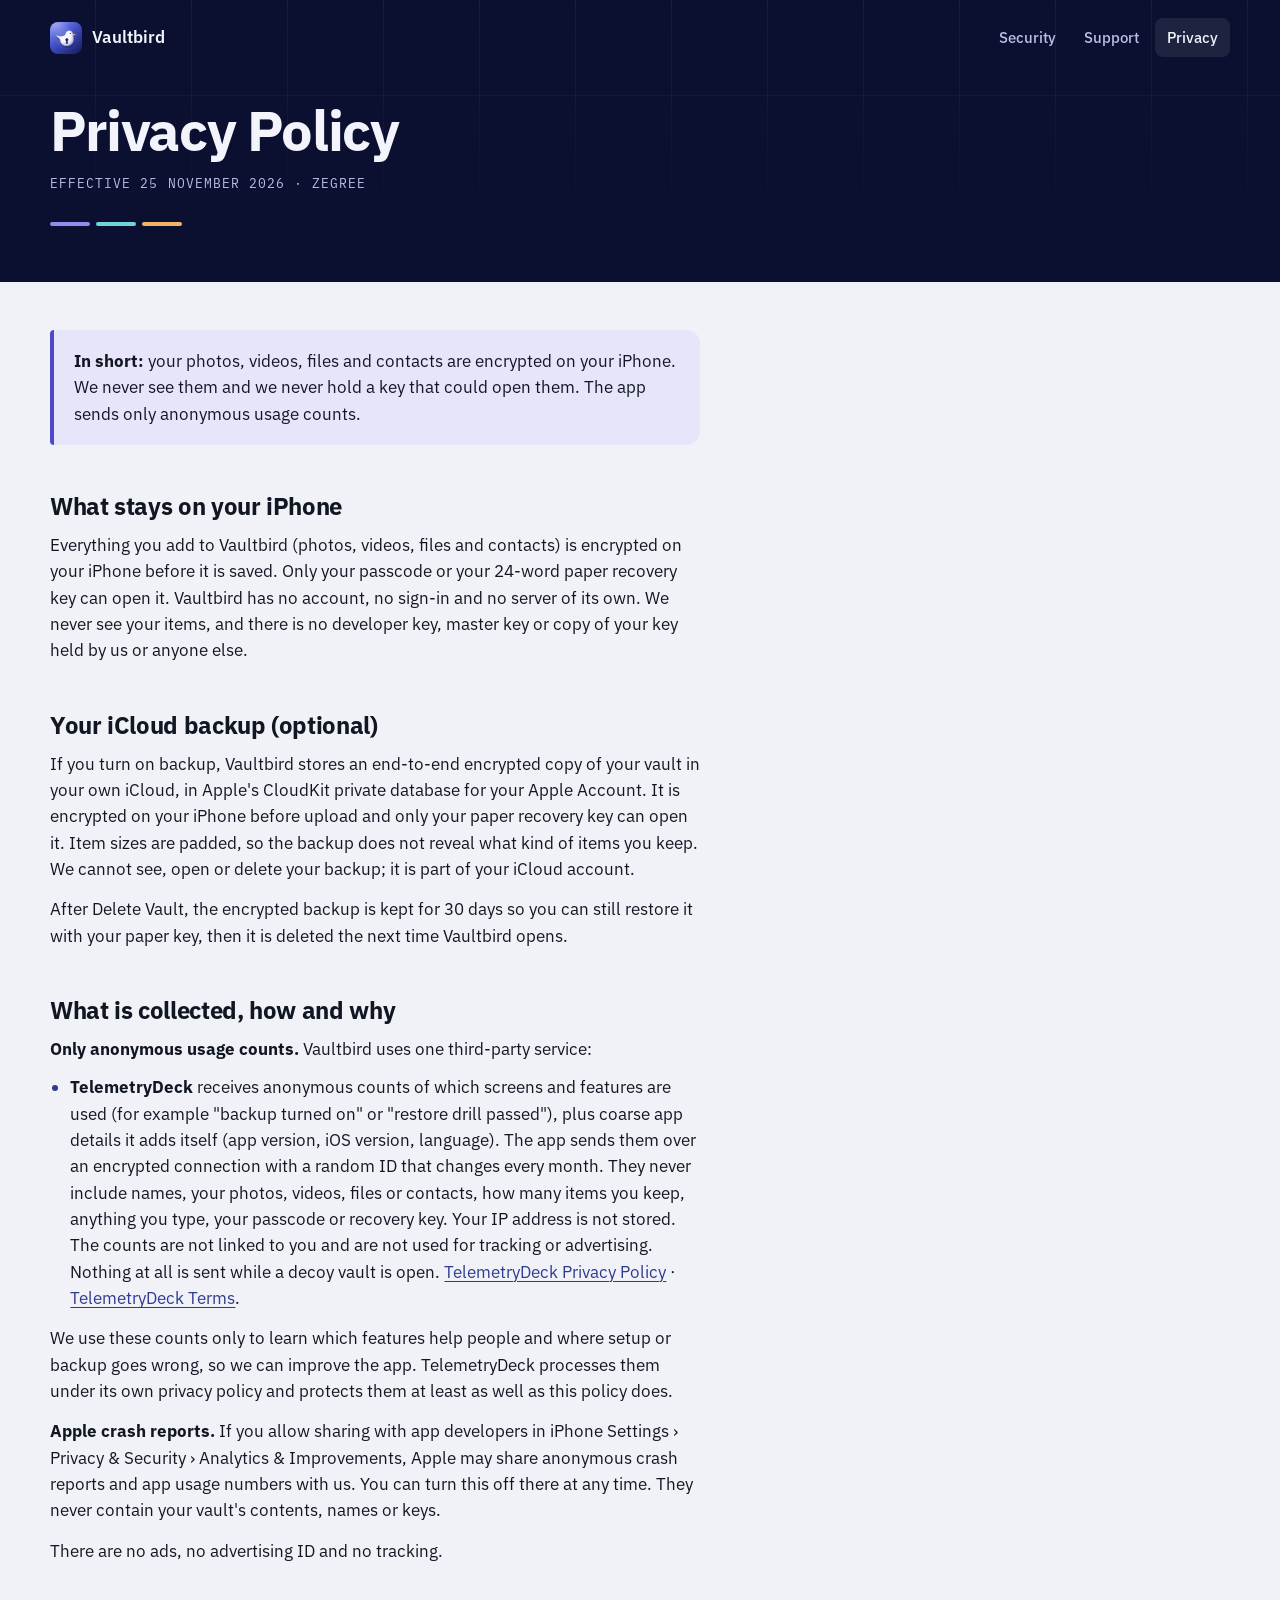
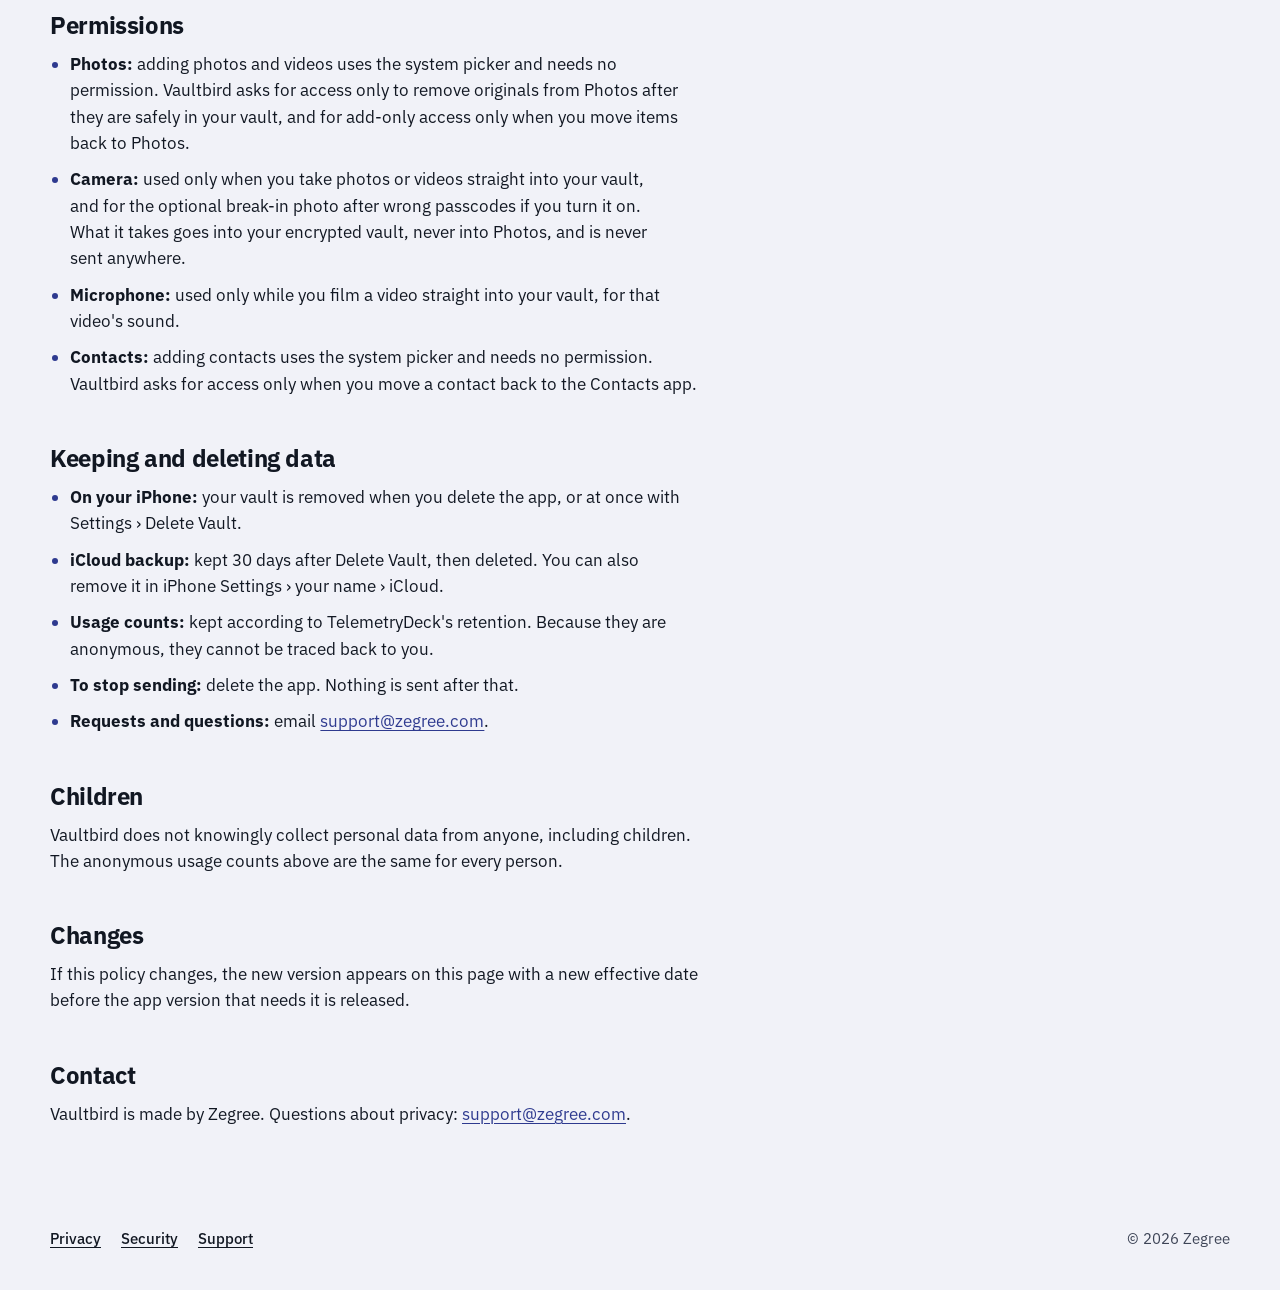
<file: privacy/index.html>
<!doctype html>
<!-- Privacy policy, "Four compartments" design (2026-11-24); facts unchanged. Blueprint s7-1, s7-2, s7-2-b, s7-2b, s7-2b-b, s7-2b-c; facts from spec/09-analytics.md and docs/crypto.md. Re-check on any SDK change (s7-2-c). -->
<html lang="en">
<head>
  <meta charset="utf-8">
  <meta name="viewport" content="width=device-width, initial-scale=1, viewport-fit=cover">
  <title>Privacy Policy · Vaultbird</title>
  <meta name="description" content="Vaultbird privacy policy: your photos, videos, files and contacts are encrypted on your iPhone and we never hold a key. The app sends only anonymous usage counts.">
  <link rel="canonical" href="https://iamrkasula.github.io/vaultbird-app/privacy/">
  <meta property="og:type" content="article">
  <meta property="og:site_name" content="Vaultbird">
  <meta property="og:title" content="Vaultbird Privacy Policy">
  <meta property="og:description" content="Encrypted on your iPhone, we never hold a key, only anonymous usage counts.">
  <meta property="og:url" content="https://iamrkasula.github.io/vaultbird-app/privacy/">
  <meta property="og:image" content="https://iamrkasula.github.io/vaultbird-app/assets/og.png">
  <meta name="twitter:card" content="summary_large_image">
  <meta name="theme-color" content="#0B1030" media="(prefers-color-scheme: light)">
  <meta name="theme-color" content="#050817" media="(prefers-color-scheme: dark)">
  <link rel="icon" type="image/png" href="../assets/favicon.png">
  <link rel="apple-touch-icon" href="../assets/apple-touch-icon.png">
  <link rel="stylesheet" href="../styles.css">
</head>
<body>
  <a class="skip" href="#main">Skip to content</a>
  <div class="night page-head">
    <div class="wrap">
      <header class="top">
        <a class="brand" href="../"><img src="../assets/icon.png" alt="" width="32" height="32">Vaultbird</a>
        <nav aria-label="Site"><a href="../security/">Security</a><a href="../support/">Support</a><a href="./" aria-current="page">Privacy</a></nav>
      </header>
      <div>
        <h1>Privacy Policy</h1>
        <p class="meta">Effective 25 November 2026 · Zegree</p>
        <div class="kind-rule" aria-hidden="true"><i class="r1"></i><i class="r2"></i><i class="r3"></i></div>
      </div>
    </div>
  </div>

  <main id="main" class="wrap doc">
    <div class="col">

    <div class="summary"><p><strong>In short:</strong> your photos, videos, files and contacts are encrypted on your iPhone. We never see them and we never hold a key that could open them. The app sends only anonymous usage counts.</p></div>

    <h2>What stays on your iPhone</h2>
    <p>Everything you add to Vaultbird (photos, videos, files and contacts) is encrypted on your iPhone before it is saved. Only your passcode or your 24-word paper recovery key can open it. Vaultbird has no account, no sign-in and no server of its own. We never see your items, and there is no developer key, master key or copy of your key held by us or anyone else.</p>

    <h2>Your iCloud backup (optional)</h2>
    <p>If you turn on backup, Vaultbird stores an end-to-end encrypted copy of your vault in your own iCloud, in Apple's CloudKit private database for your Apple Account. It is encrypted on your iPhone before upload and only your paper recovery key can open it. Item sizes are padded, so the backup does not reveal what kind of items you keep. We cannot see, open or delete your backup; it is part of your iCloud account.</p>
    <p>After Delete Vault, the encrypted backup is kept for 30 days so you can still restore it with your paper key, then it is deleted the next time Vaultbird opens.</p>

    <h2>What is collected, how and why</h2>
    <p><strong>Only anonymous usage counts.</strong> Vaultbird uses one third-party service:</p>
    <ul>
      <li><strong>TelemetryDeck</strong> receives anonymous counts of which screens and features are used (for example "backup turned on" or "restore drill passed"), plus coarse app details it adds itself (app version, iOS version, language). The app sends them over an encrypted connection with a random ID that changes every month. They never include names, your photos, videos, files or contacts, how many items you keep, anything you type, your passcode or recovery key. Your IP address is not stored. The counts are not linked to you and are not used for tracking or advertising. Nothing at all is sent while a decoy vault is open. <a href="https://telemetrydeck.com/privacy/">TelemetryDeck Privacy Policy</a> · <a href="https://telemetrydeck.com/terms/">TelemetryDeck Terms</a>.</li>
    </ul>
    <p>We use these counts only to learn which features help people and where setup or backup goes wrong, so we can improve the app. TelemetryDeck processes them under its own privacy policy and protects them at least as well as this policy does.</p>
    <p><strong>Apple crash reports.</strong> If you allow sharing with app developers in iPhone Settings › Privacy &amp; Security › Analytics &amp; Improvements, Apple may share anonymous crash reports and app usage numbers with us. You can turn this off there at any time. They never contain your vault's contents, names or keys.</p>
    <p>There are no ads, no advertising ID and no tracking.</p>

    <h2>Permissions</h2>
    <ul>
      <li><strong>Photos:</strong> adding photos and videos uses the system picker and needs no permission. Vaultbird asks for access only to remove originals from Photos after they are safely in your vault, and for add-only access only when you move items back to Photos.</li>
      <li><strong>Camera:</strong> used only when you take photos or videos straight into your vault, and for the optional break-in photo after wrong passcodes if you turn it on. What it takes goes into your encrypted vault, never into Photos, and is never sent anywhere.</li>
      <li><strong>Microphone:</strong> used only while you film a video straight into your vault, for that video's sound.</li>
      <li><strong>Contacts:</strong> adding contacts uses the system picker and needs no permission. Vaultbird asks for access only when you move a contact back to the Contacts app.</li>
    </ul>

    <h2>Keeping and deleting data</h2>
    <ul>
      <li><strong>On your iPhone:</strong> your vault is removed when you delete the app, or at once with Settings › Delete Vault.</li>
      <li><strong>iCloud backup:</strong> kept 30 days after Delete Vault, then deleted. You can also remove it in iPhone Settings › your name › iCloud.</li>
      <li><strong>Usage counts:</strong> kept according to TelemetryDeck's retention. Because they are anonymous, they cannot be traced back to you.</li>
      <li><strong>To stop sending:</strong> delete the app. Nothing is sent after that.</li>
      <li><strong>Requests and questions:</strong> email <a href="mailto:support@zegree.com">support@zegree.com</a>.</li>
    </ul>

    <h2>Children</h2>
    <p>Vaultbird does not knowingly collect personal data from anyone, including children. The anonymous usage counts above are the same for every person.</p>

    <h2>Changes</h2>
    <p>If this policy changes, the new version appears on this page with a new effective date before the app version that needs it is released.</p>

    <h2>Contact</h2>
    <p>Vaultbird is made by Zegree. Questions about privacy: <a href="mailto:support@zegree.com">support@zegree.com</a>.</p>
    </div>
  </main>

  <footer>
    <div class="wrap">
      <nav aria-label="Footer"><a href="./">Privacy</a><a href="../security/">Security</a><a href="../support/">Support</a></nav>
      <span>© 2026 Zegree</span>
    </div>
  </footer>
</body>
</html>
</file>
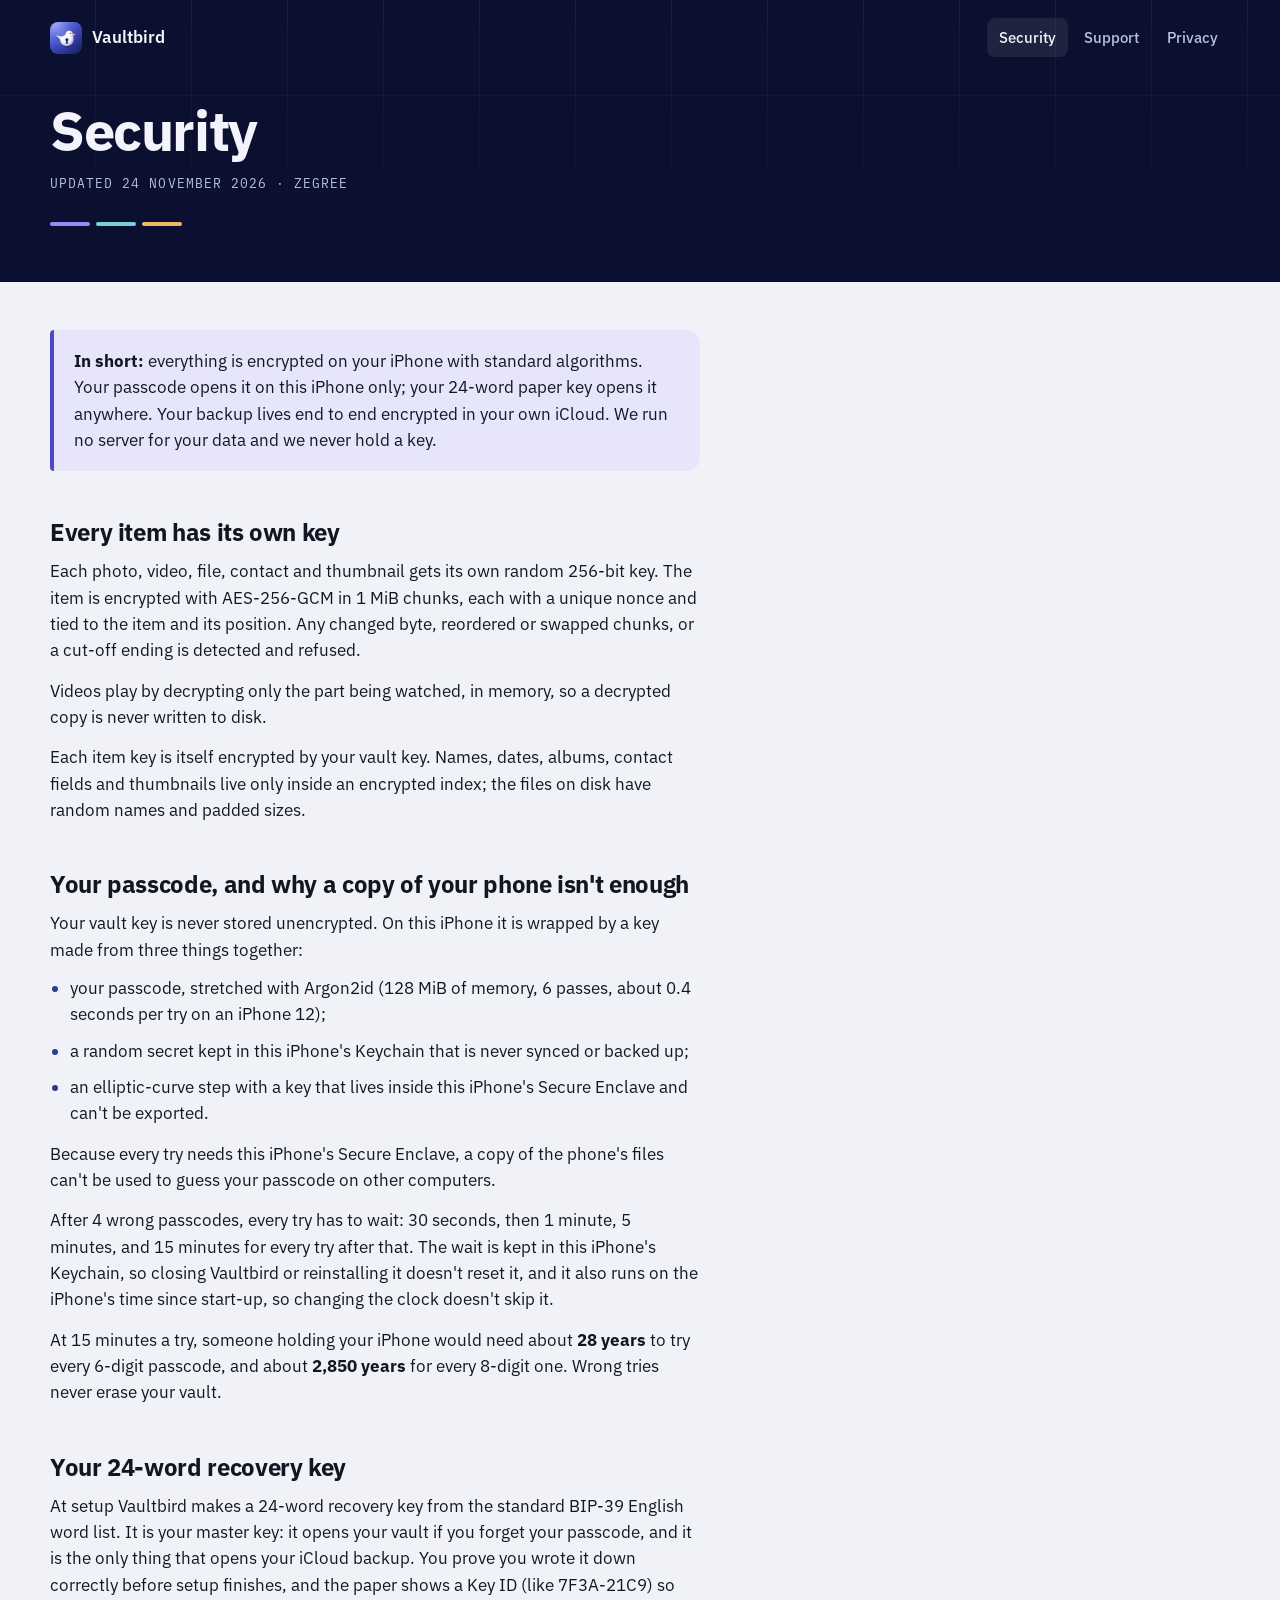
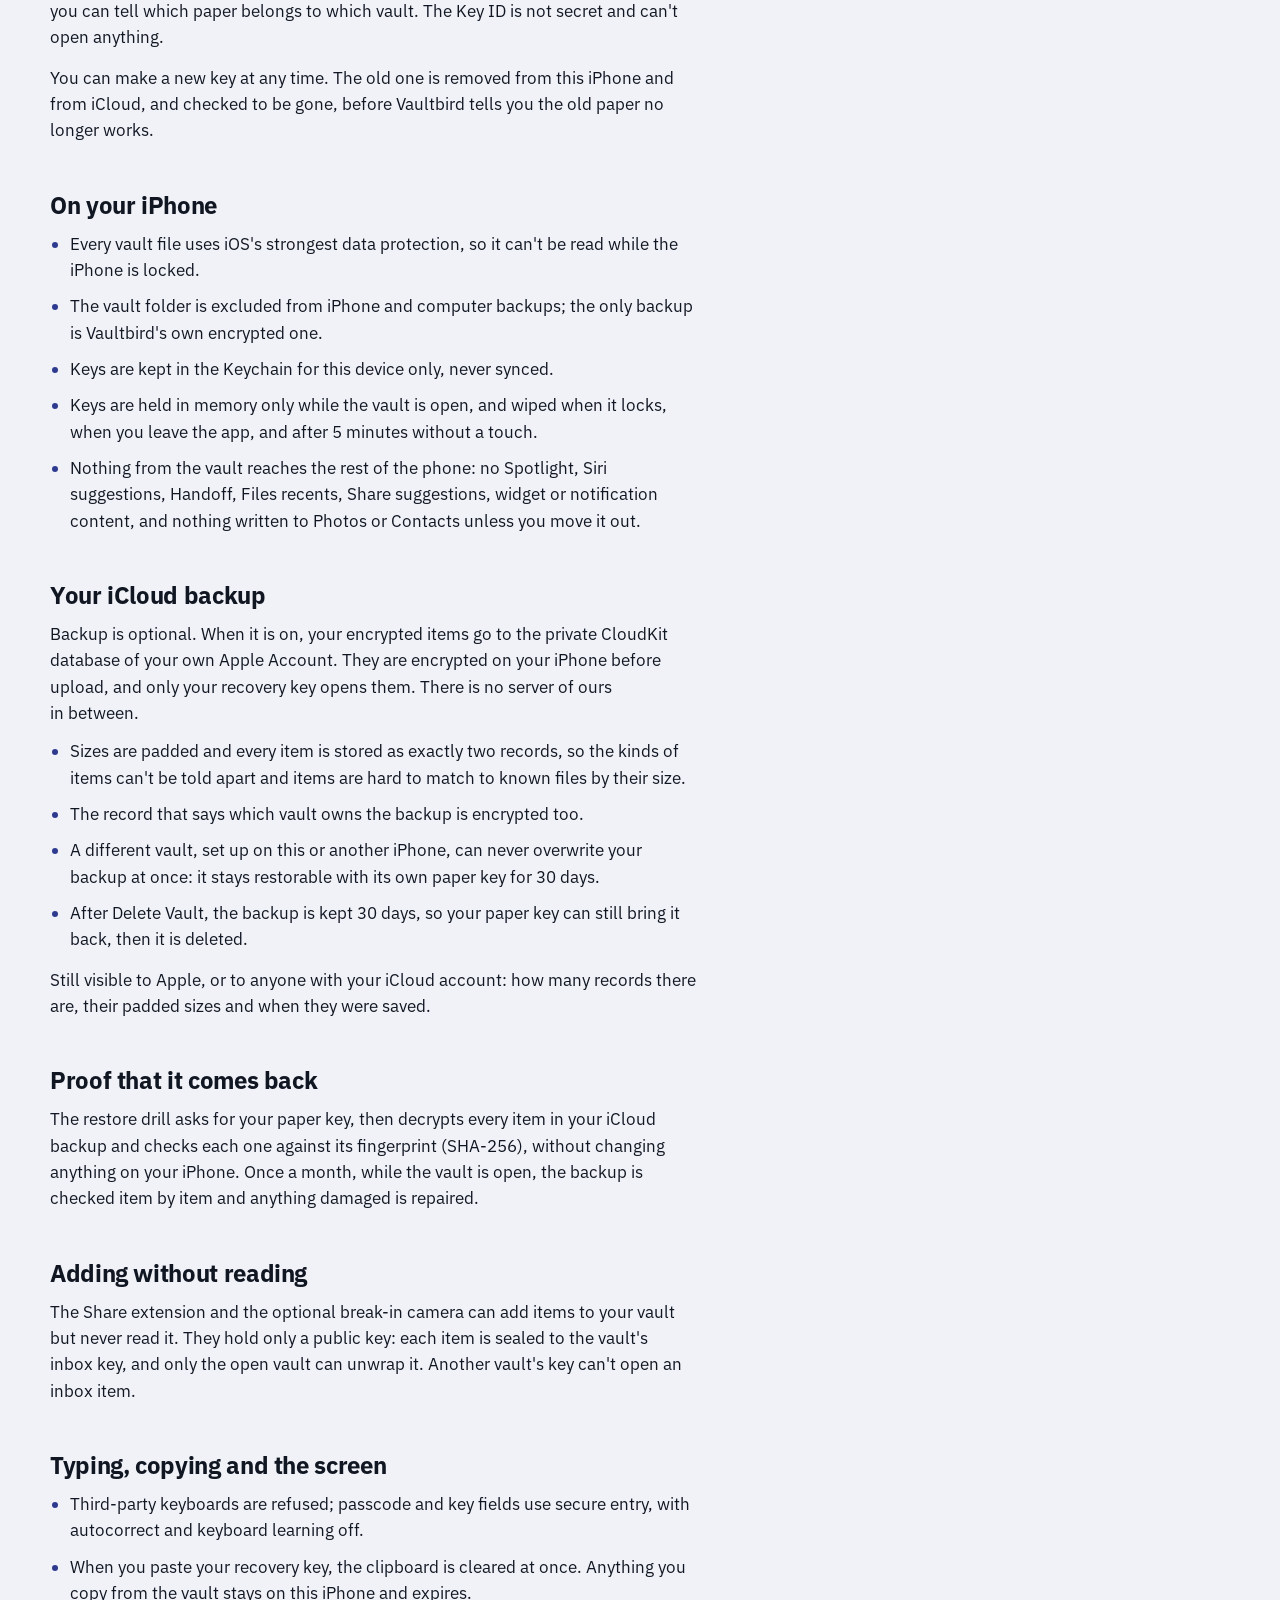
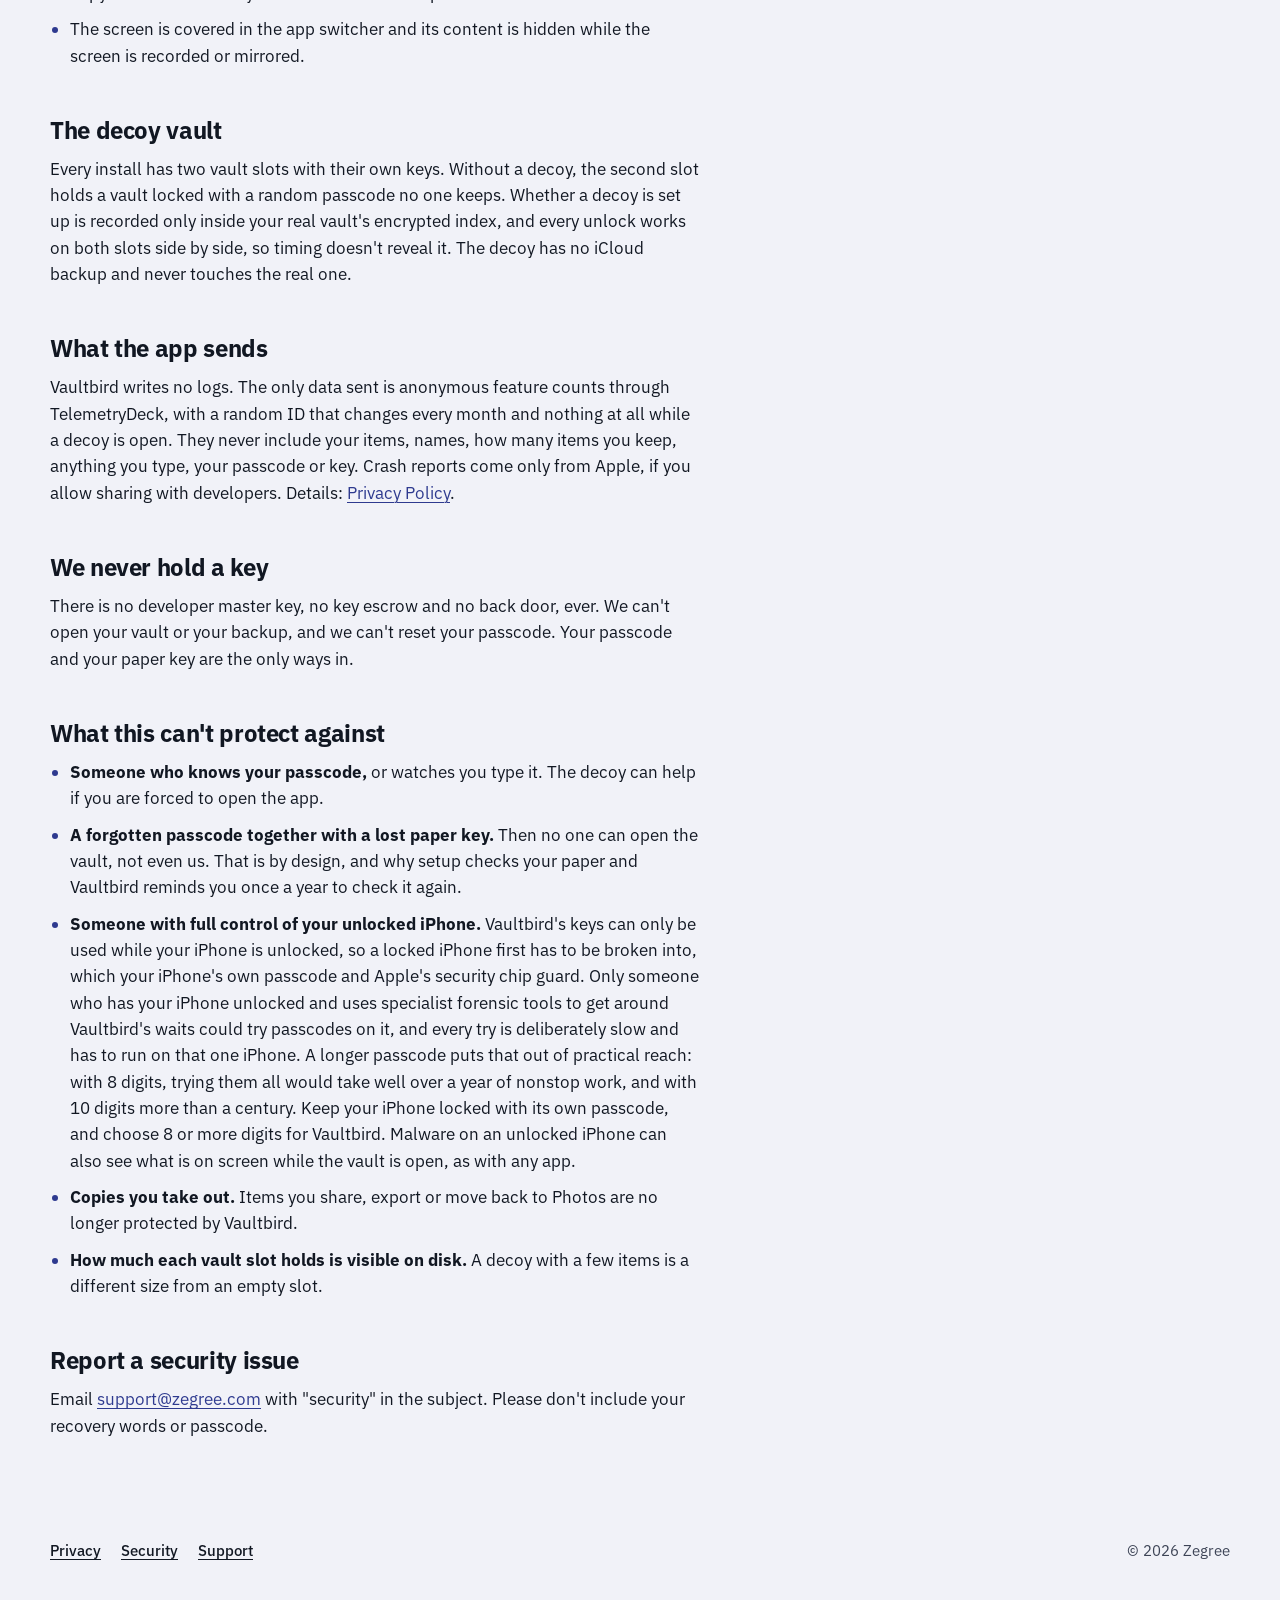
<file: security/index.html>
<!doctype html>
<!-- Security page (2026-11-24, owner). Same look as privacy/support. Facts from docs/crypto.md (format v1, Enclave binding,
     backup padding, backup ownership, add-only inbox, hardening checklist, threat model) and spec/09-analytics.md.
     Re-check whenever docs/crypto.md changes. -->
<html lang="en">
<head>
  <meta charset="utf-8">
  <meta name="viewport" content="width=device-width, initial-scale=1, viewport-fit=cover">
  <title>Security · Vaultbird</title>
  <meta name="description" content="How Vaultbird protects your photos, videos, files and contacts: AES-256-GCM per item, an Argon2id passcode bound to the iPhone's Secure Enclave, end-to-end encrypted backup in your own iCloud, a 24-word recovery key, and no developer key, ever.">
  <link rel="canonical" href="https://iamrkasula.github.io/vaultbird-app/security/">
  <meta property="og:type" content="article">
  <meta property="og:site_name" content="Vaultbird">
  <meta property="og:title" content="Vaultbird Security">
  <meta property="og:description" content="AES-256-GCM per item, Argon2id bound to the Secure Enclave, end-to-end encrypted iCloud backup, and we never hold a key.">
  <meta property="og:url" content="https://iamrkasula.github.io/vaultbird-app/security/">
  <meta property="og:image" content="https://iamrkasula.github.io/vaultbird-app/assets/og.png">
  <meta name="twitter:card" content="summary_large_image">
  <meta name="theme-color" content="#0B1030" media="(prefers-color-scheme: light)">
  <meta name="theme-color" content="#050817" media="(prefers-color-scheme: dark)">
  <link rel="icon" type="image/png" href="../assets/favicon.png">
  <link rel="apple-touch-icon" href="../assets/apple-touch-icon.png">
  <link rel="stylesheet" href="../styles.css">
</head>
<body>
  <a class="skip" href="#main">Skip to content</a>
  <div class="night page-head">
    <div class="wrap">
      <header class="top">
        <a class="brand" href="../"><img src="../assets/icon.png" alt="" width="32" height="32">Vaultbird</a>
        <nav aria-label="Site"><a href="./" aria-current="page">Security</a><a href="../support/">Support</a><a href="../privacy/">Privacy</a></nav>
      </header>
      <div>
        <h1>Security</h1>
        <p class="meta">Updated 24 November 2026 · Zegree</p>
        <div class="kind-rule" aria-hidden="true"><i class="r1"></i><i class="r2"></i><i class="r3"></i></div>
      </div>
    </div>
  </div>

  <main id="main" class="wrap doc">
    <div class="col">

    <div class="summary"><p><strong>In short:</strong> everything is encrypted on your iPhone with standard algorithms. Your passcode opens it on this iPhone only; your 24-word paper key opens it anywhere. Your backup lives end to end encrypted in your own iCloud. We run no server for your data and we never hold a key.</p></div>

    <h2>Every item has its own key</h2>
    <p>Each photo, video, file, contact and thumbnail gets its own random 256-bit key. The item is encrypted with AES-256-GCM in 1 MiB chunks, each with a unique nonce and tied to the item and its position. Any changed byte, reordered or swapped chunks, or a cut-off ending is detected and refused.</p>
    <p>Videos play by decrypting only the part being watched, in memory, so a decrypted copy is never written to disk.</p>
    <p>Each item key is itself encrypted by your vault key. Names, dates, albums, contact fields and thumbnails live only inside an encrypted index; the files on disk have random names and padded sizes.</p>

    <h2>Your passcode, and why a copy of your phone isn't enough</h2>
    <p>Your vault key is never stored unencrypted. On this iPhone it is wrapped by a key made from three things together:</p>
    <ul>
      <li>your passcode, stretched with Argon2id (128 MiB of memory, 6 passes, about 0.4 seconds per try on an iPhone 12);</li>
      <li>a random secret kept in this iPhone's Keychain that is never synced or backed up;</li>
      <li>an elliptic-curve step with a key that lives inside this iPhone's Secure Enclave and can't be exported.</li>
    </ul>
    <p>Because every try needs this iPhone's Secure Enclave, a copy of the phone's files can't be used to guess your passcode on other computers.</p>
    <p>After 4 wrong passcodes, every try has to wait: 30 seconds, then 1 minute, 5 minutes, and 15 minutes for every try after that. The wait is kept in this iPhone's Keychain, so closing Vaultbird or reinstalling it doesn't reset it, and it also runs on the iPhone's time since start-up, so changing the clock doesn't skip it.</p>
    <p>At 15 minutes a try, someone holding your iPhone would need about <strong>28 years</strong> to try every 6-digit passcode, and about <strong>2,850 years</strong> for every 8-digit one. Wrong tries never erase your vault.</p>

    <h2>Your 24-word recovery key</h2>
    <p>At setup Vaultbird makes a 24-word recovery key from the standard BIP-39 English word list. It is your master key: it opens your vault if you forget your passcode, and it is the only thing that opens your iCloud backup. You prove you wrote it down correctly before setup finishes, and the paper shows a Key ID (like 7F3A-21C9) so you can tell which paper belongs to which vault. The Key ID is not secret and can't open anything.</p>
    <p>You can make a new key at any time. The old one is removed from this iPhone and from iCloud, and checked to be gone, before Vaultbird tells you the old paper no longer works.</p>

    <h2>On your iPhone</h2>
    <ul>
      <li>Every vault file uses iOS's strongest data protection, so it can't be read while the iPhone is locked.</li>
      <li>The vault folder is excluded from iPhone and computer backups; the only backup is Vaultbird's own encrypted one.</li>
      <li>Keys are kept in the Keychain for this device only, never synced.</li>
      <li>Keys are held in memory only while the vault is open, and wiped when it locks, when you leave the app, and after 5 minutes without a touch.</li>
      <li>Nothing from the vault reaches the rest of the phone: no Spotlight, Siri suggestions, Handoff, Files recents, Share suggestions, widget or notification content, and nothing written to Photos or Contacts unless you move it out.</li>
    </ul>

    <h2>Your iCloud backup</h2>
    <p>Backup is optional. When it is on, your encrypted items go to the private CloudKit database of your own Apple Account. They are encrypted on your iPhone before upload, and only your recovery key opens them. There is no server of ours in between.</p>
    <ul>
      <li>Sizes are padded and every item is stored as exactly two records, so the kinds of items can't be told apart and items are hard to match to known files by their size.</li>
      <li>The record that says which vault owns the backup is encrypted too.</li>
      <li>A different vault, set up on this or another iPhone, can never overwrite your backup at once: it stays restorable with its own paper key for 30 days.</li>
      <li>After Delete Vault, the backup is kept 30 days, so your paper key can still bring it back, then it is deleted.</li>
    </ul>
    <p>Still visible to Apple, or to anyone with your iCloud account: how many records there are, their padded sizes and when they were saved.</p>

    <h2>Proof that it comes back</h2>
    <p>The restore drill asks for your paper key, then decrypts every item in your iCloud backup and checks each one against its fingerprint (SHA-256), without changing anything on your iPhone. Once a month, while the vault is open, the backup is checked item by item and anything damaged is repaired.</p>

    <h2>Adding without reading</h2>
    <p>The Share extension and the optional break-in camera can add items to your vault but never read it. They hold only a public key: each item is sealed to the vault's inbox key, and only the open vault can unwrap it. Another vault's key can't open an inbox item.</p>

    <h2>Typing, copying and the screen</h2>
    <ul>
      <li>Third-party keyboards are refused; passcode and key fields use secure entry, with autocorrect and keyboard learning off.</li>
      <li>When you paste your recovery key, the clipboard is cleared at once. Anything you copy from the vault stays on this iPhone and expires.</li>
      <li>The screen is covered in the app switcher and its content is hidden while the screen is recorded or mirrored.</li>
    </ul>

    <h2>The decoy vault</h2>
    <p>Every install has two vault slots with their own keys. Without a decoy, the second slot holds a vault locked with a random passcode no one keeps. Whether a decoy is set up is recorded only inside your real vault's encrypted index, and every unlock works on both slots side by side, so timing doesn't reveal it. The decoy has no iCloud backup and never touches the real one.</p>

    <h2>What the app sends</h2>
    <p>Vaultbird writes no logs. The only data sent is anonymous feature counts through TelemetryDeck, with a random ID that changes every month and nothing at all while a decoy is open. They never include your items, names, how many items you keep, anything you type, your passcode or key. Crash reports come only from Apple, if you allow sharing with developers. Details: <a href="../privacy/">Privacy Policy</a>.</p>

    <h2>We never hold a key</h2>
    <p>There is no developer master key, no key escrow and no back door, ever. We can't open your vault or your backup, and we can't reset your passcode. Your passcode and your paper key are the only ways in.</p>

    <h2>What this can't protect against</h2>
    <ul>
      <li><strong>Someone who knows your passcode,</strong> or watches you type it. The decoy can help if you are forced to open the app.</li>
      <li><strong>A forgotten passcode together with a lost paper key.</strong> Then no one can open the vault, not even us. That is by design, and why setup checks your paper and Vaultbird reminds you once a year to check it again.</li>
      <li><strong>Someone with full control of your unlocked iPhone.</strong> Vaultbird's keys can only be used while your iPhone is unlocked, so a locked iPhone first has to be broken into, which your iPhone's own passcode and Apple's security chip guard. Only someone who has your iPhone unlocked and uses specialist forensic tools to get around Vaultbird's waits could try passcodes on it, and every try is deliberately slow and has to run on that one iPhone. A longer passcode puts that out of practical reach: with 8 digits, trying them all would take well over a year of nonstop work, and with 10 digits more than a century. Keep your iPhone locked with its own passcode, and choose 8 or more digits for Vaultbird. Malware on an unlocked iPhone can also see what is on screen while the vault is open, as with any app.</li>
      <li><strong>Copies you take out.</strong> Items you share, export or move back to Photos are no longer protected by Vaultbird.</li>
      <li><strong>How much each vault slot holds is visible on disk.</strong> A decoy with a few items is a different size from an empty slot.</li>
    </ul>

    <h2>Report a security issue</h2>
    <p>Email <a href="mailto:support@zegree.com?subject=Vaultbird%20security">support@zegree.com</a> with "security" in the subject. Please don't include your recovery words or passcode.</p>
    </div>
  </main>

  <footer>
    <div class="wrap">
      <nav aria-label="Footer"><a href="../privacy/">Privacy</a><a href="./">Security</a><a href="../support/">Support</a></nav>
      <span>© 2026 Zegree</span>
    </div>
  </footer>
</body>
</html>
</file>
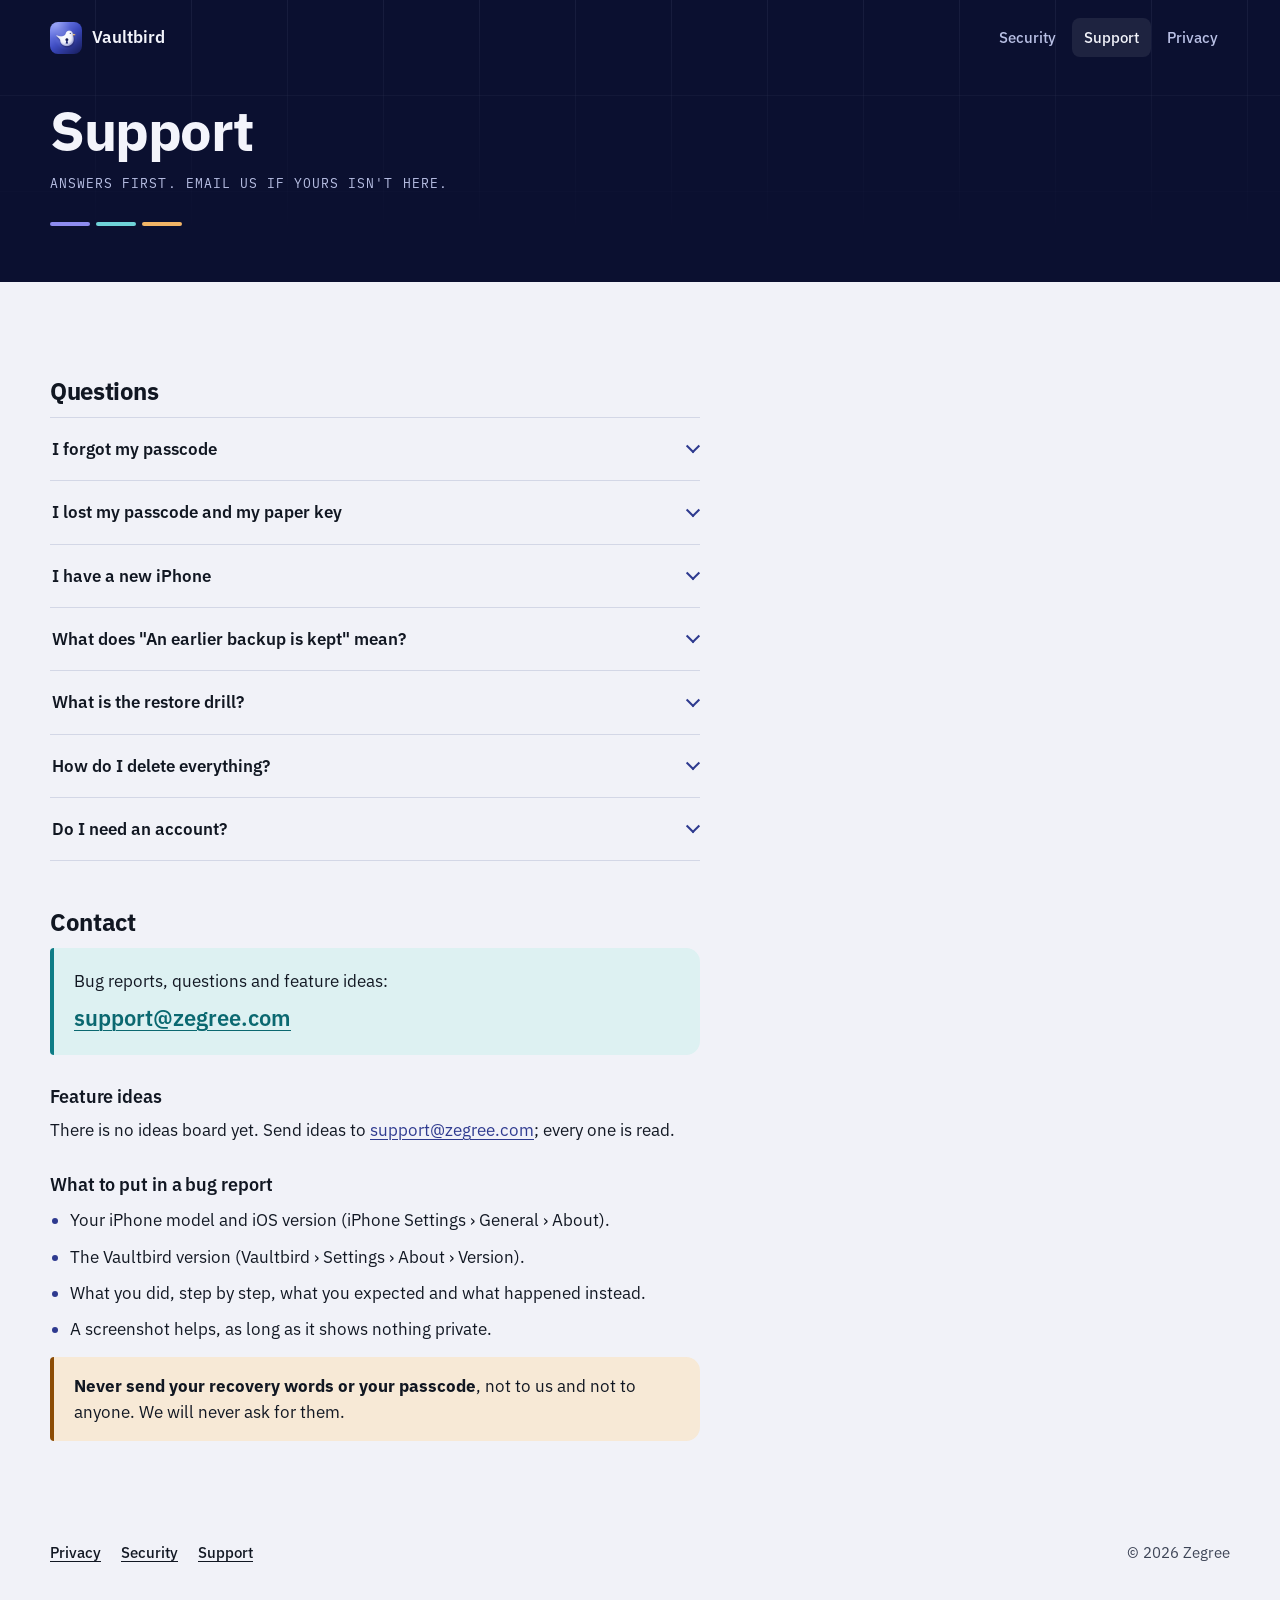
<file: support/index.html>
<!doctype html>
<!-- Support page, "Four compartments" design (2026-11-24). Blueprint s7-1, s7-3: FAQ, public contact email, what to put in a bug report. Feature requests by email until a board exists. -->
<html lang="en">
<head>
  <meta charset="utf-8">
  <meta name="viewport" content="width=device-width, initial-scale=1, viewport-fit=cover">
  <title>Support · Vaultbird</title>
  <meta name="description" content="Vaultbird support: forgotten passcode, paper recovery key, moving to a new iPhone, iCloud backup, the restore drill, deleting everything, and how to contact us.">
  <link rel="canonical" href="https://iamrkasula.github.io/vaultbird-app/support/">
  <meta property="og:type" content="article">
  <meta property="og:site_name" content="Vaultbird">
  <meta property="og:title" content="Vaultbird Support">
  <meta property="og:description" content="Answers about the paper key, new iPhones, backups and the restore drill, and how to reach us.">
  <meta property="og:url" content="https://iamrkasula.github.io/vaultbird-app/support/">
  <meta property="og:image" content="https://iamrkasula.github.io/vaultbird-app/assets/og.png">
  <meta name="twitter:card" content="summary_large_image">
  <meta name="theme-color" content="#0B1030" media="(prefers-color-scheme: light)">
  <meta name="theme-color" content="#050817" media="(prefers-color-scheme: dark)">
  <link rel="icon" type="image/png" href="../assets/favicon.png">
  <link rel="apple-touch-icon" href="../assets/apple-touch-icon.png">
  <link rel="stylesheet" href="../styles.css">
</head>
<body>
  <a class="skip" href="#main">Skip to content</a>
  <div class="night page-head">
    <div class="wrap">
      <header class="top">
        <a class="brand" href="../"><img src="../assets/icon.png" alt="" width="32" height="32">Vaultbird</a>
        <nav aria-label="Site"><a href="../security/">Security</a><a href="./" aria-current="page">Support</a><a href="../privacy/">Privacy</a></nav>
      </header>
      <div>
        <h1>Support</h1>
        <p class="meta">Answers first. Email us if yours isn't here.</p>
        <div class="kind-rule" aria-hidden="true"><i class="r1"></i><i class="r2"></i><i class="r3"></i></div>
      </div>
    </div>
  </div>

  <main id="main" class="wrap doc">
    <div class="col">

    <h2>Questions</h2>
    <div class="faq">
      <details>
        <summary>I forgot my passcode</summary>
        <p>On the lock screen tap Forgot Passcode? and type the 24 words from your paper recovery key. Your vault opens and you choose a new passcode. Nothing is lost.</p>
      </details>
      <details>
        <summary>I lost my passcode and my paper key</summary>
        <p>Then no one can open the vault, not even us: we never hold a key, so there is no back door. You can erase it and start over with a new vault. This is why Vaultbird checks your paper at setup and reminds you once a year to check it again.</p>
      </details>
      <details>
        <summary>I have a new iPhone</summary>
        <p>Install Vaultbird on the new iPhone, signed in to the same iCloud account, and choose Restore from iCloud Backup. Type your 24-word paper key and everything comes back. A vault lives on one iPhone at a time.</p>
      </details>
      <details>
        <summary>What does "An earlier backup is kept" mean?</summary>
        <p>If you set up a new vault while an older backup is still in your iCloud, Vaultbird never overwrites it at once. The older backup stays for at least 30 days so its paper key can still restore it. After that date, the new vault starts backing up in its place.</p>
      </details>
      <details>
        <summary>What is the restore drill?</summary>
        <p>A practice restore. In Backup &amp; Key, start the Restore Drill and type your paper key. Vaultbird checks that every item in your iCloud backup opens with it, without changing anything on your iPhone. When it passes, you know your paper and your backup both work.</p>
      </details>
      <details>
        <summary>How do I delete everything?</summary>
        <p>In Settings choose Delete Vault, enter your passcode and type the confirmation word. Everything on this iPhone is removed at once. The encrypted iCloud backup is kept 30 days, in case it was a mistake (your paper key can still restore it), then deleted. To remove it sooner, go to iPhone Settings › your name › iCloud and delete Vaultbird's data.</p>
      </details>
      <details>
        <summary>Do I need an account?</summary>
        <p>No. There is no sign-in, no email and no account with us. Your vault lives on your iPhone, and its backup lives in your own iCloud.</p>
      </details>
    </div>

    <h2>Contact</h2>
    <div class="contact">
      <p>Bug reports, questions and feature ideas:</p>
      <p class="mail"><a href="mailto:support@zegree.com?subject=Vaultbird%20support">support@zegree.com</a></p>
    </div>

    <h3>Feature ideas</h3>
    <p>There is no ideas board yet. Send ideas to <a href="mailto:support@zegree.com?subject=Vaultbird%20idea">support@zegree.com</a>; every one is read.</p>

    <h3>What to put in a bug report</h3>
    <ul>
      <li>Your iPhone model and iOS version (iPhone Settings › General › About).</li>
      <li>The Vaultbird version (Vaultbird › Settings › About › Version).</li>
      <li>What you did, step by step, what you expected and what happened instead.</li>
      <li>A screenshot helps, as long as it shows nothing private.</li>
    </ul>
    <p class="warn"><strong>Never send your recovery words or your passcode</strong>, not to us and not to anyone. We will never ask for them.</p>
    </div>
  </main>

  <footer>
    <div class="wrap">
      <nav aria-label="Footer"><a href="../privacy/">Privacy</a><a href="../security/">Security</a><a href="./">Support</a></nav>
      <span>© 2026 Zegree</span>
    </div>
  </footer>
</body>
</html>
</file>
<file: styles.css>
/* Vaultbird site, design "Four compartments" (2026-11-24). One stylesheet for all pages (s7-1).
   Layout: phone-first single column, 16px+ safe-area gutters; hero splits text | drawn phone at 900px;
   compartments 1 → 2 → 4 staggered columns; path vertical → horizontal at 860px; table scrolls in its own box. */

@font-face { font-family: "Plex Sans"; src: url("assets/fonts/IBMPlexSans-Regular.woff2") format("woff2"); font-weight: 400; font-display: swap; }
@font-face { font-family: "Plex Sans"; src: url("assets/fonts/IBMPlexSans-Medium.woff2") format("woff2"); font-weight: 500; font-display: swap; }
@font-face { font-family: "Plex Sans"; src: url("assets/fonts/IBMPlexSans-SemiBold.woff2") format("woff2"); font-weight: 600; font-display: swap; }
@font-face { font-family: "Plex Sans"; src: url("assets/fonts/IBMPlexSans-Bold.woff2") format("woff2"); font-weight: 700; font-display: swap; }
@font-face { font-family: "Plex Mono"; src: url("assets/fonts/IBMPlexMono-Regular.woff2") format("woff2"); font-weight: 400; font-display: swap; }
@font-face { font-family: "Plex Mono"; src: url("assets/fonts/IBMPlexMono-Medium.woff2") format("woff2"); font-weight: 500; font-display: swap; }

/* ---------- Tokens: light ---------- */
:root {
  color-scheme: light dark;
  --paper: #F1F2F8;
  --surface: #FFFFFF;
  --ink: #111722;            /* 16.9:1 on paper */
  --ink2: #3D4456;           /* 9.1:1 on paper */
  --line: #D3D7E6;
  --brand: #2E3A8F;          /* 8.8:1 on paper */
  --on-brand: #FFFFFF;
  --brand-soft: #E3E6F7;

  --night: #0B1030;          /* hero and privacy band */
  --night-2: #141B45;
  --night-ink: #F3F4FB;
  --night-ink2: #BAC1E6;     /* 10.6:1 on night */
  --night-line: rgba(186, 193, 230, 0.22);
  --night-accent: #A3AEFF;   /* 8.6:1 on night */

  --media: #4B49C9;          /* photos and videos */
  --media-soft: #E6E5FA;
  --media-text: #4B49C9;     /* 5.4:1 on media-soft */
  --files: #0E7C86;
  --files-soft: #DDF1F2;
  --files-text: #0A6870;     /* 5.6:1 on files-soft (#0E7C86 is 4.3:1, used for shapes only) */
  --contacts: #8C4C05;
  --contacts-soft: #F7E9D6;
  --contacts-text: #8C4C05;  /* 5.6:1 on contacts-soft */

  --bezel: #1D2450;
  --tile-dim: 1;

  --font: "Plex Sans", -apple-system, BlinkMacSystemFont, "Segoe UI", Roboto, Helvetica, Arial, sans-serif;
  --mono: "Plex Mono", ui-monospace, SFMono-Regular, Menlo, Consolas, monospace;

  --fs-display: clamp(2.25rem, 1.15rem + 4.6vw, 4.25rem);
  --fs-h2: clamp(1.75rem, 1.25rem + 2vw, 2.75rem);
  --fs-h3: 1.25rem;
  --fs-lead: clamp(1.125rem, 1rem + 0.5vw, 1.3125rem);
  --fs-body: 1.0625rem;
  --fs-small: 0.9375rem;
  --fs-label: 0.8125rem;

  --gutter: max(16px, clamp(16px, 4vw, 40px));
  --max: 1180px;
}

/* ---------- Tokens: dark (system) ---------- */
@media (prefers-color-scheme: dark) {
  :root:not([data-theme="light"]) {
    --paper: #090C16;
    --surface: #131A28;
    --ink: #EEF1F6;
    --ink2: #B6BDCC;
    --line: #273046;
    --brand: #A3AEFF;
    --on-brand: #0B1030;
    --brand-soft: #1B2244;
    --night: #050817;
    --night-2: #0D1230;
    --night-ink: #EEF1F6;
    --night-ink2: #B6BDCC;
    --night-line: rgba(182, 189, 204, 0.18);
    --night-accent: #A3AEFF;
    --media: #B1AEFF; --media-soft: #24224A; --media-text: #B1AEFF;
    --files: #6FD3D8; --files-soft: #123436; --files-text: #6FD3D8;
    --contacts: #F2B566; --contacts-soft: #3A2812; --contacts-text: #F2B566;
    --bezel: #2A3160;
    --tile-dim: 0.8;
  }
}
/* ---------- Tokens: dark (forced) ---------- */
:root[data-theme="dark"] {
  --paper: #090C16;
  --surface: #131A28;
  --ink: #EEF1F6;
  --ink2: #B6BDCC;
  --line: #273046;
  --brand: #A3AEFF;
  --on-brand: #0B1030;
  --brand-soft: #1B2244;
  --night: #050817;
  --night-2: #0D1230;
  --night-ink: #EEF1F6;
  --night-ink2: #B6BDCC;
  --night-line: rgba(182, 189, 204, 0.18);
  --night-accent: #A3AEFF;
  --media: #B1AEFF; --media-soft: #24224A; --media-text: #B1AEFF;
  --files: #6FD3D8; --files-soft: #123436; --files-text: #6FD3D8;
  --contacts: #F2B566; --contacts-soft: #3A2812; --contacts-text: #F2B566;
  --bezel: #2A3160;
  --tile-dim: 0.8;
}

/* ---------- Base ---------- */
*, *::before, *::after { box-sizing: border-box; }
html { -webkit-text-size-adjust: 100%; text-size-adjust: 100%; }
body {
  margin: 0;
  background: var(--paper);
  color: var(--ink);
  font-family: var(--font);
  font-size: var(--fs-body);
  line-height: 1.55;
  overflow-x: hidden;
  -webkit-font-smoothing: antialiased;
}
img, svg { display: block; max-width: 100%; }
h1, h2, h3 { margin: 0; text-wrap: balance; line-height: 1.12; }
h2 { font-size: var(--fs-h2); font-weight: 700; letter-spacing: -0.02em; }
h3 { font-size: var(--fs-h3); font-weight: 600; letter-spacing: -0.005em; }
p { margin: 0; }
p, li { text-wrap: pretty; }
a { color: var(--brand); text-underline-offset: 0.18em; text-decoration-thickness: 1px; }
a:hover { text-decoration-thickness: 2px; }
:focus-visible { outline: 3px solid var(--brand); outline-offset: 3px; border-radius: 4px; }
.night :focus-visible, .band :focus-visible { outline-color: var(--night-accent); }

.wrap {
  width: 100%;
  max-width: calc(var(--max) + 2 * var(--gutter));
  margin-inline: auto;
  padding-left: max(var(--gutter), env(safe-area-inset-left, 0px));
  padding-right: max(var(--gutter), env(safe-area-inset-right, 0px));
}
.skip { position: absolute; left: 12px; top: -60px; z-index: 10; background: var(--surface); color: var(--ink); padding: 8px 14px; border-radius: 6px; }
.skip:focus { top: 12px; }
.sr { position: absolute; width: 1px; height: 1px; overflow: hidden; clip: rect(0 0 0 0); white-space: nowrap; }

.label {
  font-family: var(--mono);
  font-size: var(--fs-label);
  font-weight: 500;
  letter-spacing: 0.12em;
  text-transform: uppercase;
  color: var(--ink2);
}

/* ---------- Night band (hero, page headers, privacy band) ---------- */
.night {
  background: var(--night);
  color: var(--night-ink);
  position: relative;
  isolation: isolate;
}
.night::before {           /* faint compartment grid, drawn not decorative gradient */
  content: "";
  position: absolute; inset: 0; z-index: -1;
  background-image:
    linear-gradient(var(--night-line) 1px, transparent 1px),
    linear-gradient(90deg, var(--night-line) 1px, transparent 1px);
  background-size: 96px 96px;
  background-position: -1px -1px;
  opacity: 0.35;
  mask-image: linear-gradient(180deg, #000 0%, transparent 85%);
  -webkit-mask-image: linear-gradient(180deg, #000 0%, transparent 85%);
}
.night a { color: var(--night-ink); }

.top {
  display: flex; align-items: center; justify-content: space-between; gap: 16px;
  padding-block: 18px;
}
.brand { display: inline-flex; align-items: center; gap: 10px; font-weight: 600; font-size: 1.0625rem; text-decoration: none; }
.brand img { width: 32px; height: 32px; border-radius: 8px; }
.top nav { display: flex; gap: 4px; }
.top nav a {
  text-decoration: none; font-size: var(--fs-small); font-weight: 500;
  padding: 8px 12px; border-radius: 8px; color: var(--night-ink2);
}
.top nav a:hover, .top nav a[aria-current="page"] { color: var(--night-ink); background: rgba(255, 255, 255, 0.08); }
@media (max-width: 420px) {
  .top { gap: 8px; }
  .top nav { gap: 0; }
  .top nav a { padding: 8px 6px; }
}

/* ---------- Hero ---------- */
.hero-grid {
  display: grid;
  gap: 48px;
  padding-block: 32px 72px;
  align-items: center;
}
.hero-grid > * { min-width: 0; }
.hero h1 {
  font-size: var(--fs-display);
  font-weight: 700;
  letter-spacing: -0.028em;
  line-height: 1.04;
  max-width: 15ch;
}
.hero h1 em { font-style: normal; color: var(--night-accent); }
.hero .sub { margin-top: 20px; font-size: var(--fs-lead); color: var(--night-ink2); max-width: 38ch; }

/* Store badge: looks like the App Store badge, but it is not a link until the app is live (s7-8) */
.cta { margin-top: 32px; display: flex; flex-wrap: wrap; align-items: center; gap: 16px 24px; }
.store-badge {
  display: inline-flex; align-items: center; gap: 12px;
  padding: 10px 20px 10px 14px; min-height: 56px;
  border-radius: 14px;
  background: var(--night-ink); color: var(--night);
  border: 1px solid var(--night-ink);
  cursor: default; user-select: none;
}
.store-badge svg { width: 26px; height: 26px; flex: none; }
.store-badge span { display: grid; line-height: 1.1; }
.store-badge small { font-size: 0.75rem; font-weight: 500; letter-spacing: 0.01em; }
.store-badge b { font-size: 1.3125rem; font-weight: 700; letter-spacing: -0.015em; }
.hero-link { font-weight: 600; color: var(--night-accent) !important; text-decoration: none; padding-block: 8px; }
.hero-link:hover { text-decoration: underline; }
.trust { margin: 24px 0 0; padding: 0; list-style: none; display: flex; flex-wrap: wrap; gap: 8px; }
.trust li {
  display: inline-flex; align-items: center; gap: 7px;
  padding: 6px 12px 6px 9px; border-radius: 999px;
  border: 1px solid var(--night-line); background: rgba(255, 255, 255, 0.05);
  font-family: var(--mono); font-size: var(--fs-label); letter-spacing: 0.06em; text-transform: uppercase; color: var(--night-ink2);
}
.trust svg { width: 14px; height: 14px; color: var(--night-accent); }
.soon {
  margin-top: 28px;
  display: inline-flex; align-items: center; gap: 10px;
  padding: 9px 16px 9px 12px;
  border: 1px solid var(--night-line);
  border-radius: 999px;
  font-size: var(--fs-small); font-weight: 500;
  color: var(--night-ink);
  background: rgba(255, 255, 255, 0.05);
}
.soon svg { width: 18px; height: 18px; color: var(--night-accent); }
.kinds-line { margin-top: 28px; display: flex; flex-wrap: wrap; gap: 8px 18px; color: var(--night-ink2); }
.kinds-line span { display: inline-flex; align-items: center; gap: 8px; font-family: var(--mono); font-size: var(--fs-label); letter-spacing: 0.1em; text-transform: uppercase; }
.kinds-line i { width: 10px; height: 10px; border-radius: 3px; display: inline-block; }
.kinds-line .dot-media { background: #8E8CF0; }
.kinds-line .dot-files { background: #6FD3D8; }
.kinds-line .dot-contacts { background: #F2B566; }

@media (min-width: 900px) {
  .hero-grid { grid-template-columns: minmax(0, 1.25fr) minmax(0, 1fr); padding-block: 40px 96px; }
}

/* ---------- Drawn phone (the app's home screen) ---------- */
.phone {
  width: min(320px, 100%);
  margin-inline: auto;
  padding: 10px;
  border-radius: 48px;
  background: var(--bezel);
  box-shadow: 0 0 0 1px rgba(255, 255, 255, 0.10) inset, 0 30px 60px -30px rgba(0, 0, 0, 0.7);
}
.screen {
  position: relative;
  aspect-ratio: 9 / 18.6;
  border-radius: 38px;
  overflow: hidden;
  background: var(--paper);
  color: var(--ink);
  padding: 12px 14px 0;
  font-size: 12px;
  line-height: 1.3;
}
.sbar { display: flex; justify-content: space-between; align-items: center; font-weight: 600; font-size: 12px; padding: 2px 10px 0; height: 22px; }
.sbar .island { width: 78px; height: 22px; border-radius: 12px; background: #05060C; }
.sbar .bat { width: 22px; height: 11px; border: 1.5px solid currentColor; border-radius: 3px; position: relative; opacity: 0.85; }
.sbar .bat::after { content: ""; position: absolute; inset: 1.5px 5px 1.5px 1.5px; background: currentColor; border-radius: 1px; }
.app-head { display: flex; justify-content: space-between; align-items: center; margin-top: 18px; }
.app-head b { font-size: 26px; font-weight: 700; letter-spacing: -0.02em; }
.app-head .gear { display: flex; gap: 10px; align-items: center; }
.seal { width: 30px; height: 30px; color: var(--brand); }
.cog { width: 22px; height: 22px; color: var(--ink2); }
.app-status { margin-top: 4px; font-family: var(--mono); font-size: 10.5px; color: var(--ink2); display: flex; align-items: center; gap: 6px; }
.app-status svg { width: 12px; height: 12px; color: var(--brand); }
.seg { margin-top: 12px; display: grid; grid-template-columns: repeat(3, 1fr); background: var(--line); border-radius: 10px; padding: 2px; }
.seg span { text-align: center; padding: 6px 0; border-radius: 8px; font-weight: 600; font-size: 12px; color: var(--ink2); }
.seg .on { background: var(--brand); color: var(--on-brand); }
.chips { margin-top: 10px; display: flex; gap: 6px; }
.chips span { padding: 4px 11px; border-radius: 999px; border: 1px solid var(--line); background: var(--surface); font-size: 11.5px; font-weight: 500; }
.chips .on { background: var(--brand-soft); border-color: var(--brand); color: var(--brand); }
.tiles { margin: 12px -14px 0; display: grid; grid-template-columns: repeat(3, 1fr); gap: 2px; }
.tile {
  position: relative;
  aspect-ratio: 1;
  display: grid; place-items: center;
  color: rgba(255, 255, 255, 0.78);
  filter: brightness(var(--tile-dim));
  animation: tile-in 700ms cubic-bezier(.2, .7, .2, 1) both;
  animation-delay: calc(var(--i, 0) * 45ms);
}
.tile > svg { width: 34%; height: 34%; }
.t1 { background: linear-gradient(155deg, #F6C9A8, #E58F7A); }
.t2 { background: linear-gradient(155deg, #A9D8C8, #4F9D92); }
.t3 { background: linear-gradient(155deg, #C9C7F4, #7C79D8); }
.t4 { background: linear-gradient(155deg, #F4E1A6, #D6A54B); }
.t5 { background: linear-gradient(155deg, #B9D3EE, #5F86B8); }
.t6 { background: linear-gradient(155deg, #E8C2D6, #B97497); }
.t7 { background: linear-gradient(155deg, #CFE3B4, #82A75D); }
.t8 { background: linear-gradient(155deg, #3B3F67, #1E2142); }
.dur {
  position: absolute; right: 5px; bottom: 5px;
  display: inline-flex; align-items: center; gap: 3px;
  font-family: var(--mono); font-size: 9.5px; font-weight: 500; color: #FFFFFF;
  background: rgba(10, 12, 30, 0.62); padding: 1px 5px; border-radius: 5px;
}
.dur svg { width: 7px; height: 7px; }
.live { position: absolute; left: 5px; top: 5px; width: 15px; height: 15px; color: #FFFFFF; }
.add {
  position: absolute; left: 50%; bottom: 18px; transform: translateX(-50%);
  display: inline-flex; align-items: center; gap: 6px;
  background: var(--brand); color: var(--on-brand);
  font-weight: 600; font-size: 13px; padding: 9px 20px; border-radius: 999px;
  box-shadow: 0 8px 20px -8px rgba(11, 16, 48, 0.6);
}
.add svg { width: 13px; height: 13px; }
@keyframes tile-in { from { opacity: 0.55; transform: scale(0.94); } to { opacity: 1; transform: none; } }

/* ---------- Sections ---------- */
section { padding-block: clamp(64px, 9vw, 120px); }
.sec-head { display: grid; gap: 14px; max-width: 46rem; margin-bottom: clamp(32px, 5vw, 56px); }
.sec-head p { color: var(--ink2); font-size: var(--fs-lead); }

/* Compartments: four panels, four shapes */
.kinds { display: grid; gap: 16px; grid-template-columns: minmax(0, 1fr); }
.kind {
  min-width: 0;
  position: relative;
  display: flex; flex-direction: column; gap: 28px;
  padding: 26px 24px 24px;
  color: var(--ink);
}
.kind .label { display: flex; align-items: center; gap: 8px; }
.kind .label svg { width: 18px; height: 18px; }
.kind .line { font-size: 1.3125rem; font-weight: 600; line-height: 1.28; letter-spacing: -0.01em; text-wrap: balance; }
.kind .art { margin-top: auto; }

.k-photos { background: var(--media-soft); border-radius: 28px; }
.k-photos .label { color: var(--media-text); }
.k-videos { background: var(--media-soft); border-radius: 6px 56px 6px 56px; }
.k-videos .label { color: var(--media-text); }
.k-files { background: var(--files-soft); border-radius: 6px; clip-path: polygon(0 0, calc(100% - 44px) 0, 100% 44px, 100% 100%, 0 100%); }
.k-files::after { content: ""; position: absolute; top: 0; right: 0; width: 44px; height: 44px; background: var(--files); opacity: 0.35; clip-path: polygon(0 0, 0 100%, 100% 100%); border-bottom-left-radius: 6px; }
.k-files .label { color: var(--files-text); }
.k-contacts { background: var(--contacts-soft); border-radius: 160px 160px 18px 18px / 110px 110px 18px 18px; padding-top: 56px; }
.k-contacts .label { color: var(--contacts-text); }

@media (min-width: 640px) {
  .kinds { grid-template-columns: repeat(2, minmax(0, 1fr)); align-items: start; gap: 20px; }
  .k-videos, .k-contacts { margin-top: 56px; }
}
@media (min-width: 1060px) {
  .kinds { grid-template-columns: repeat(4, minmax(0, 1fr)); }
  .k-photos { min-height: 500px; }
  .k-videos { margin-top: 80px; min-height: 430px; }
  .k-files { margin-top: 28px; min-height: 470px; }
  .k-contacts { margin-top: 112px; min-height: 420px; }
}

/* drawn element: photo */
.ph { position: relative; aspect-ratio: 4 / 3; border-radius: 14px; overflow: hidden; background: linear-gradient(160deg, #F2CFA9, #D98A7E 55%, #8C79C9); filter: brightness(var(--tile-dim)); }
.ph::before { content: ""; position: absolute; width: 60%; aspect-ratio: 1; left: 12%; top: 22%; border-radius: 50%; background: #FFE7C4; filter: blur(18px); opacity: 0.9; }
.ph::after { content: ""; position: absolute; inset: auto 0 0 0; height: 38%; background: #5D4F98; filter: blur(14px); opacity: 0.75; transform: scaleX(1.2); }
.ph .live { width: 20px; height: 20px; left: 10px; top: 10px; z-index: 1; }
.ph-tags { margin-top: 10px; display: flex; flex-wrap: wrap; gap: 6px; }
.tag { font-family: var(--mono); font-size: 0.75rem; font-weight: 500; padding: 3px 8px; border-radius: 6px; background: var(--surface); color: var(--ink); border: 1px solid var(--line); }

/* drawn element: video */
.vid { border-radius: 14px; overflow: hidden; background: #171B3A; color: #FFFFFF; }
.vid-frame { aspect-ratio: 16 / 10; display: grid; place-items: center; background: linear-gradient(170deg, #2C3170, #171B3A); filter: brightness(var(--tile-dim)); }
.vid-frame span { width: 46px; height: 46px; border-radius: 50%; background: rgba(255, 255, 255, 0.16); display: grid; place-items: center; }
.vid-frame svg { width: 16px; height: 16px; margin-left: 3px; }
.vid-bar { display: flex; align-items: center; gap: 10px; padding: 10px 12px; font-family: var(--mono); font-size: 0.75rem; }
.vid-bar .track { flex: 1; min-width: 0; height: 4px; border-radius: 2px; background: rgba(255, 255, 255, 0.22); position: relative; }
.vid-bar .track::before { content: ""; position: absolute; inset: 0 44% 0 0; background: #B1AEFF; border-radius: 2px; }

/* drawn element: file row */
.file { display: grid; grid-template-columns: auto minmax(0, 1fr); gap: 12px; align-items: center; background: var(--surface); border-radius: 12px; padding: 12px; border: 1px solid var(--line); }
.file + .file { margin-top: 8px; }
.badge { width: 40px; height: 48px; border-radius: 6px; background: var(--files-text); color: var(--files-soft); display: grid; place-items: end center; padding-bottom: 6px; font-family: var(--mono); font-size: 0.6875rem; font-weight: 500; letter-spacing: 0.04em; }
.badge.word { background: transparent; border: 1.5px solid var(--files); color: var(--files-text); }
.file b { display: block; font-weight: 600; font-size: 0.9375rem; overflow: hidden; text-overflow: ellipsis; white-space: nowrap; }
.file small { font-family: var(--mono); font-size: 0.75rem; color: var(--ink2); }

/* drawn element: contact card */
.card { background: var(--surface); border-radius: 16px; padding: 16px; border: 1px solid var(--line); }
.card-top { display: flex; align-items: center; gap: 12px; }
.avatar { width: 44px; height: 44px; flex: none; border-radius: 50%; background: var(--contacts); color: var(--contacts-soft); display: grid; place-items: center; font-weight: 700; font-size: 0.9375rem; }
.card-top b { display: block; font-weight: 600; }
.card-top small { font-size: 0.8125rem; color: var(--ink2); }
.card dl { margin: 14px 0 0; display: grid; gap: 6px; font-size: 0.8125rem; }
.card dl div { display: flex; justify-content: space-between; gap: 8px; border-top: 1px solid var(--line); padding-top: 6px; }
.card dt { color: var(--ink2); }
.card dd { margin: 0; font-family: var(--mono); }
.card .tag { display: inline-block; margin-top: 12px; color: var(--contacts-text); border-color: currentColor; background: transparent; }

/* ---------- Path: how it stays yours ---------- */
.s-path { background: var(--surface); border-block: 1px solid var(--line); }
.path { list-style: none; margin: 0; padding: 0; display: grid; gap: 36px; }
.path li { position: relative; padding-left: 68px; min-width: 0; }
.path li::before {          /* connector to the next node */
  content: ""; position: absolute;
  left: 23px; top: 50px; bottom: -34px; width: 2px;
  background: var(--brand); opacity: 0.45;
}
.path li:last-child::before { display: none; }
.node {
  position: absolute; left: 0; top: 0;
  width: 48px; height: 48px; border-radius: 50%;
  display: grid; place-items: center;
  font-family: var(--mono); font-weight: 500; font-size: 1rem;
  background: var(--paper); color: var(--brand);
  border: 2px solid var(--brand);
}
.path li.proof .node { background: var(--brand); color: var(--on-brand); }
.path h3 { padding-top: 10px; }
.path p { margin-top: 8px; color: var(--ink2); max-width: 34ch; }
.path .where { margin-top: 12px; display: inline-block; }
@media (min-width: 860px) {
  .path { grid-template-columns: repeat(4, minmax(0, 1fr)); gap: 28px; }
  .path li { padding-left: 0; padding-top: 72px; }
  .path li::before { left: 52px; right: -24px; top: 23px; bottom: auto; width: auto; height: 2px; }
  .path h3 { padding-top: 0; }
}

/* ---------- Comparison table ---------- */
.table-box { overflow-x: auto; -webkit-overflow-scrolling: touch; border: 1px solid var(--line); border-radius: 16px; background: var(--surface); }
.table-box:focus-visible { outline-offset: 2px; }
table { width: 100%; min-width: 560px; border-collapse: collapse; font-size: var(--fs-small); }
th, td { text-align: left; padding: 16px 18px; vertical-align: top; border-top: 1px solid var(--line); }
thead th { border-top: 0; font-family: var(--mono); font-size: var(--fs-label); font-weight: 500; letter-spacing: 0.1em; text-transform: uppercase; color: var(--ink2); padding-block: 14px; }
thead th.us { color: var(--brand); }
tbody th { font-weight: 600; width: 34%; }
td.us { background: var(--brand-soft); font-weight: 600; }
thead th.us { background: var(--brand-soft); border-top-left-radius: 0; }
.cell { display: flex; gap: 10px; align-items: flex-start; }
.cell svg { width: 18px; height: 18px; flex: none; margin-top: 2px; }
td.us svg { color: var(--brand); }
td.them { color: var(--ink2); }
td.them svg { color: var(--ink2); opacity: 0.7; }
.table-note { margin-top: 14px; font-size: var(--fs-small); color: var(--ink2); max-width: 60ch; }

/* ---------- FAQ ---------- */
.s-faq { padding-bottom: clamp(48px, 7vw, 88px); }
.faq-grid { display: grid; gap: 32px; }
.faq-grid > * { min-width: 0; }
@media (min-width: 900px) { .faq-grid { grid-template-columns: minmax(0, 0.8fr) minmax(0, 1.4fr); gap: 64px; } }
.faq details { border-top: 1px solid var(--line); }
.faq details:last-of-type { border-bottom: 1px solid var(--line); }
.faq summary {
  cursor: pointer; list-style: none;
  display: flex; justify-content: space-between; gap: 16px; align-items: center;
  padding: 18px 2px; font-weight: 600; font-size: 1.0625rem;
}
.faq summary::-webkit-details-marker { display: none; }
.faq summary::after {
  content: ""; flex: none; width: 10px; height: 10px;
  border-right: 2px solid var(--brand); border-bottom: 2px solid var(--brand);
  transform: rotate(45deg) translate(-2px, -2px); transition: transform 160ms ease;
}
.faq details[open] summary::after { transform: rotate(-135deg) translate(-2px, -2px); }
.faq details p { padding: 0 2px 20px; color: var(--ink2); max-width: 62ch; }
.more { margin-top: 20px; font-weight: 500; }

/* ---------- Privacy band ---------- */
.band { padding-block: clamp(56px, 8vw, 96px); }
.band-grid { display: grid; gap: 28px; align-items: end; }
.band-grid > * { min-width: 0; }
@media (min-width: 900px) { .band-grid { grid-template-columns: minmax(0, 1.3fr) minmax(0, 1fr); gap: 64px; } }
.band h2 { font-size: clamp(2rem, 1.3rem + 2.8vw, 3.25rem); max-width: 16ch; }
.band p { color: var(--night-ink2); max-width: 44ch; }
.band .go { margin-top: 18px; display: inline-flex; gap: 8px; align-items: center; font-weight: 600; color: var(--night-accent); }
.band .go svg { width: 16px; height: 16px; }

/* ---------- Peace of mind: six everyday problems ---------- */
.peace { list-style: none; margin: 0; padding: 0; display: grid; gap: 14px; grid-template-columns: minmax(0, 1fr); }
.peace li { min-width: 0; display: grid; grid-template-columns: auto minmax(0, 1fr); grid-template-rows: auto 1fr; gap: 4px 16px; align-items: start; padding: 18px 0; border-top: 1px solid var(--line); }
.peace .glyph { grid-row: span 2; width: 44px; height: 44px; border-radius: 12px; display: grid; place-items: center; background: var(--brand-soft); color: var(--brand); }
.peace .glyph svg { width: 24px; height: 24px; }
.peace h3 { font-size: 1.125rem; padding-top: 2px; }
.peace p { color: var(--ink2); max-width: 46ch; }
.peace li.big { background: var(--surface); border: 1px solid var(--line); border-radius: 20px; padding: 24px 22px; gap: 10px 18px; }
.peace li.big .glyph { width: 56px; height: 56px; border-radius: 16px; background: var(--brand); color: var(--on-brand); }
.peace li.big .glyph svg { width: 30px; height: 30px; }
.peace li.big h3 { font-size: 1.4375rem; letter-spacing: -0.012em; }
.peace li.big p { font-size: var(--fs-body); }
.peace li.big + li:not(.big) { border-top: 0; }
@media (min-width: 760px) {
  .peace { grid-template-columns: repeat(2, minmax(0, 1fr)); column-gap: 40px; row-gap: 0; }
  .peace li.big { margin-bottom: 28px; padding: 30px 28px; }
  .peace li.big h3 { font-size: 1.625rem; }
  .peace li:not(.big) { border-top: 1px solid var(--line); }
}

/* ---------- Built to be checked (teaser for the Security page) ---------- */
.s-checked { background: var(--surface); border-block: 1px solid var(--line); }
.checked-grid { display: grid; gap: 32px; }
.checked-grid > * { min-width: 0; }
.facts { list-style: none; margin: 0; padding: 0; display: grid; gap: 0; grid-template-columns: minmax(0, 1fr); }
.facts li { padding: 16px 0; border-top: 1px solid var(--line); display: grid; gap: 4px; }
.facts li:last-child { border-bottom: 1px solid var(--line); }
.facts .label { color: var(--brand); }
.facts b { font-weight: 600; font-size: 1.0625rem; }
.checked-grid .go { display: inline-flex; gap: 8px; align-items: center; font-weight: 600; margin-top: 20px; }
.checked-grid .go svg { width: 16px; height: 16px; }
.checked-grid .note { margin-top: 16px; color: var(--ink2); font-size: var(--fs-small); max-width: 44ch; }
@media (min-width: 900px) {
  .checked-grid { grid-template-columns: minmax(0, 0.8fr) minmax(0, 1.4fr); gap: 64px; align-items: start; }
  .facts { grid-template-columns: repeat(2, minmax(0, 1fr)); column-gap: 32px; }
  .facts li:nth-last-child(2) { border-bottom: 1px solid var(--line); }
}

/* ---------- Closing call to action ---------- */
.cta-band .wrap { display: grid; gap: 4px; }
@media (min-width: 900px) {
  .cta-band .wrap { grid-template-columns: minmax(0, 1.3fr) minmax(0, 1fr); gap: 64px; align-items: end; }
  .cta-band .cta { margin-top: 0; flex-direction: column; align-items: flex-start; }
}
.cta-band h2 { font-size: clamp(2rem, 1.3rem + 2.8vw, 3.25rem); max-width: 18ch; }
.cta-band h2 em { font-style: normal; color: var(--night-accent); }
.cta-band .cta { margin-top: 28px; }
.cta-band .fine { font-family: var(--mono); font-size: var(--fs-label); letter-spacing: 0.08em; text-transform: uppercase; color: var(--night-ink2); }

/* ---------- Footer ---------- */
footer { padding-block: 28px 40px; font-size: var(--fs-small); color: var(--ink2); }
footer .wrap { display: flex; flex-wrap: wrap; gap: 12px 24px; justify-content: space-between; align-items: center; }
footer nav { display: flex; gap: 20px; }
footer a { color: var(--ink); font-weight: 500; }

/* ---------- Document pages (privacy, support) ---------- */
.page-head { padding-bottom: 56px; }
.page-head .wrap > div { padding-top: 24px; }
.page-head h1 { font-size: clamp(2.25rem, 1.6rem + 2.8vw, 3.5rem); font-weight: 700; letter-spacing: -0.025em; }
.page-head .meta { margin-top: 12px; font-family: var(--mono); font-size: var(--fs-label); letter-spacing: 0.08em; text-transform: uppercase; color: var(--night-ink2); }
.page-head .kind-rule { margin-top: 28px; display: flex; gap: 6px; }
.page-head .kind-rule i { height: 4px; width: 40px; border-radius: 2px; }
.kind-rule .r1 { background: #8E8CF0; }
.kind-rule .r2 { background: #6FD3D8; }
.kind-rule .r3 { background: #F2B566; }

.doc { padding-block: 48px 72px; }
.doc > .col { max-width: 65ch; }
.doc h2 { font-size: 1.5rem; letter-spacing: -0.015em; margin-top: 48px; margin-bottom: 12px; }
.doc h3 { font-size: 1.125rem; margin-top: 32px; margin-bottom: 10px; }
.doc p + p, .doc ul + p { margin-top: 14px; }
.doc ul { padding-left: 1.2em; margin: 12px 0 0; }
.doc li { margin-top: 10px; }
.doc li::marker { color: var(--brand); }
.summary { background: var(--media-soft); border-left: 4px solid var(--media); padding: 18px 20px; border-radius: 4px 14px 14px 4px; }
.doc .faq { margin-top: 8px; }
.contact { background: var(--files-soft); border-left: 4px solid var(--files); padding: 20px; border-radius: 4px 14px 14px 4px; }
.contact .mail { margin-top: 6px; font-size: 1.375rem; font-weight: 600; }
.contact .mail a { color: var(--files-text); overflow-wrap: anywhere; }
.contact p + p { margin-top: 6px; }
.warn { margin-top: 20px; background: var(--contacts-soft); border-left: 4px solid var(--contacts); padding: 16px 20px; border-radius: 4px 14px 14px 4px; }

/* ---------- Motion ---------- */
@media (prefers-reduced-motion: reduce) {
  *, *::before, *::after { animation: none !important; transition: none !important; }
}
</file>
